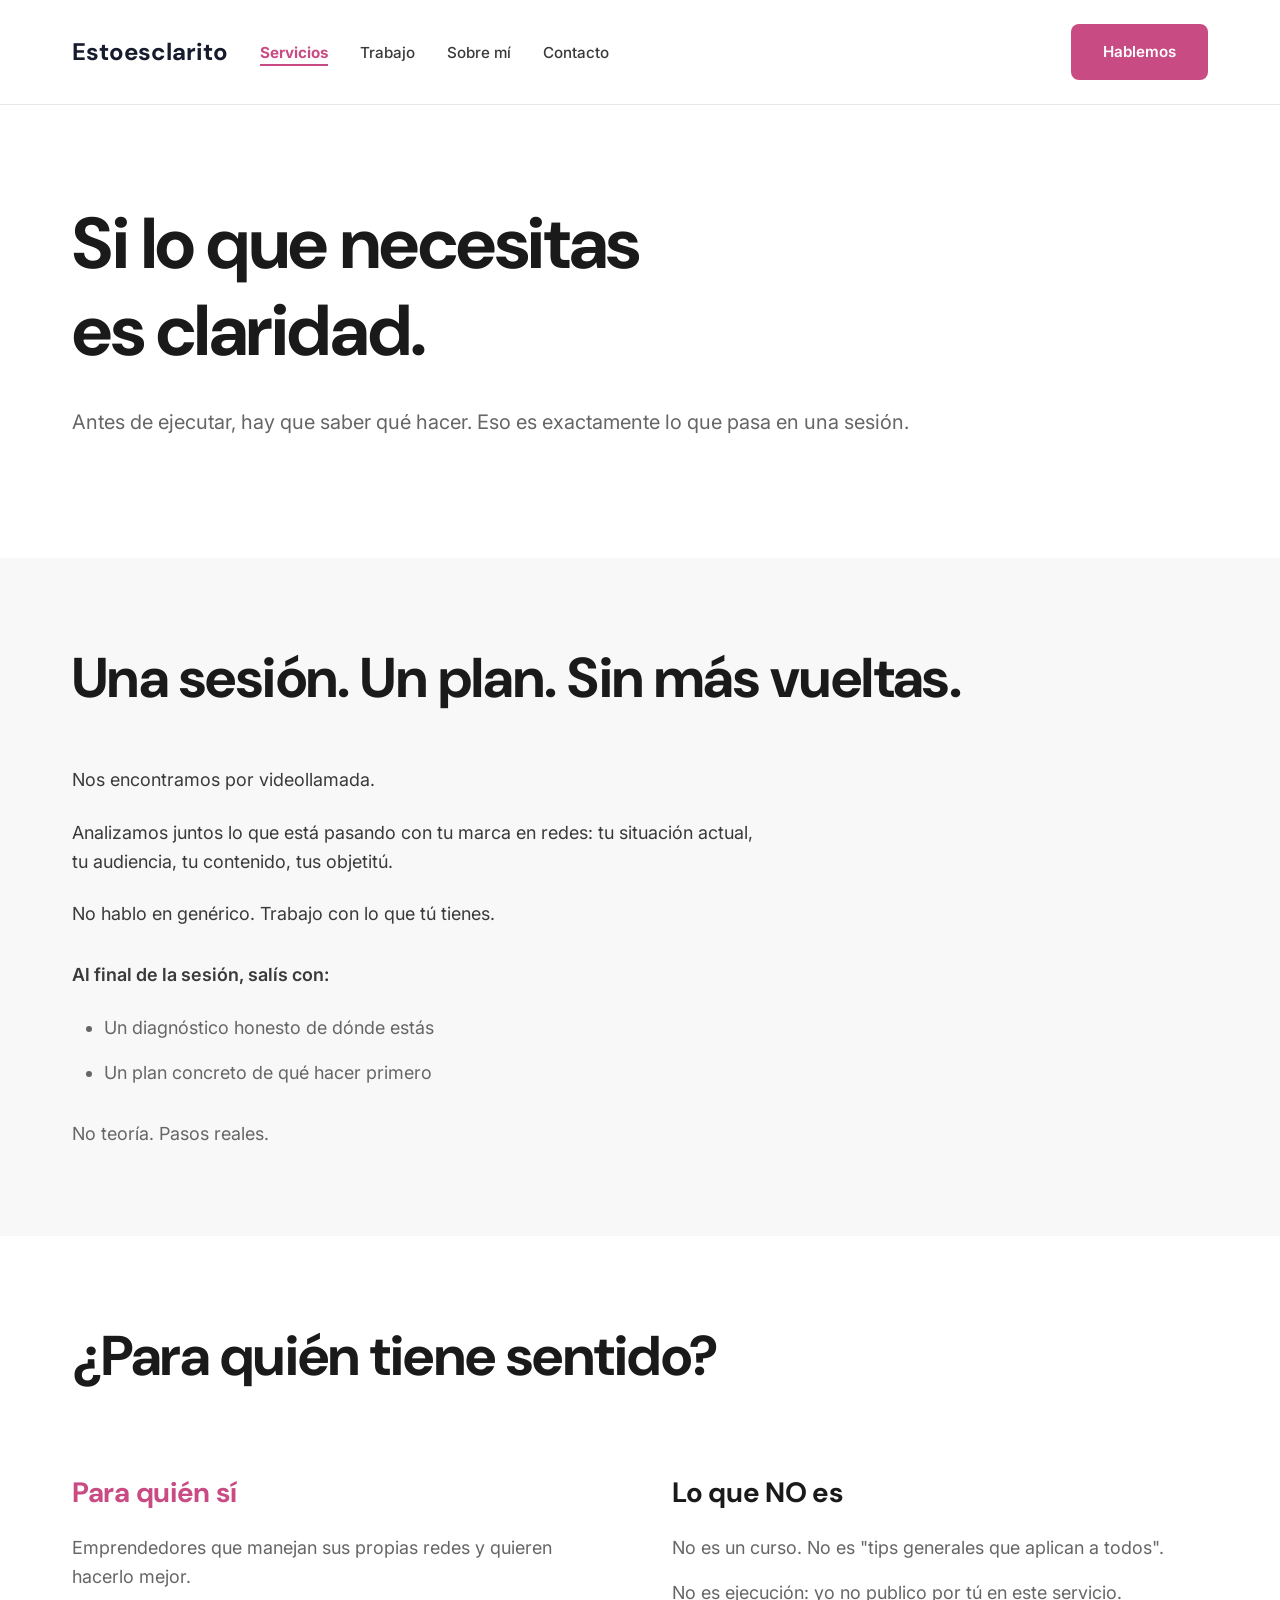
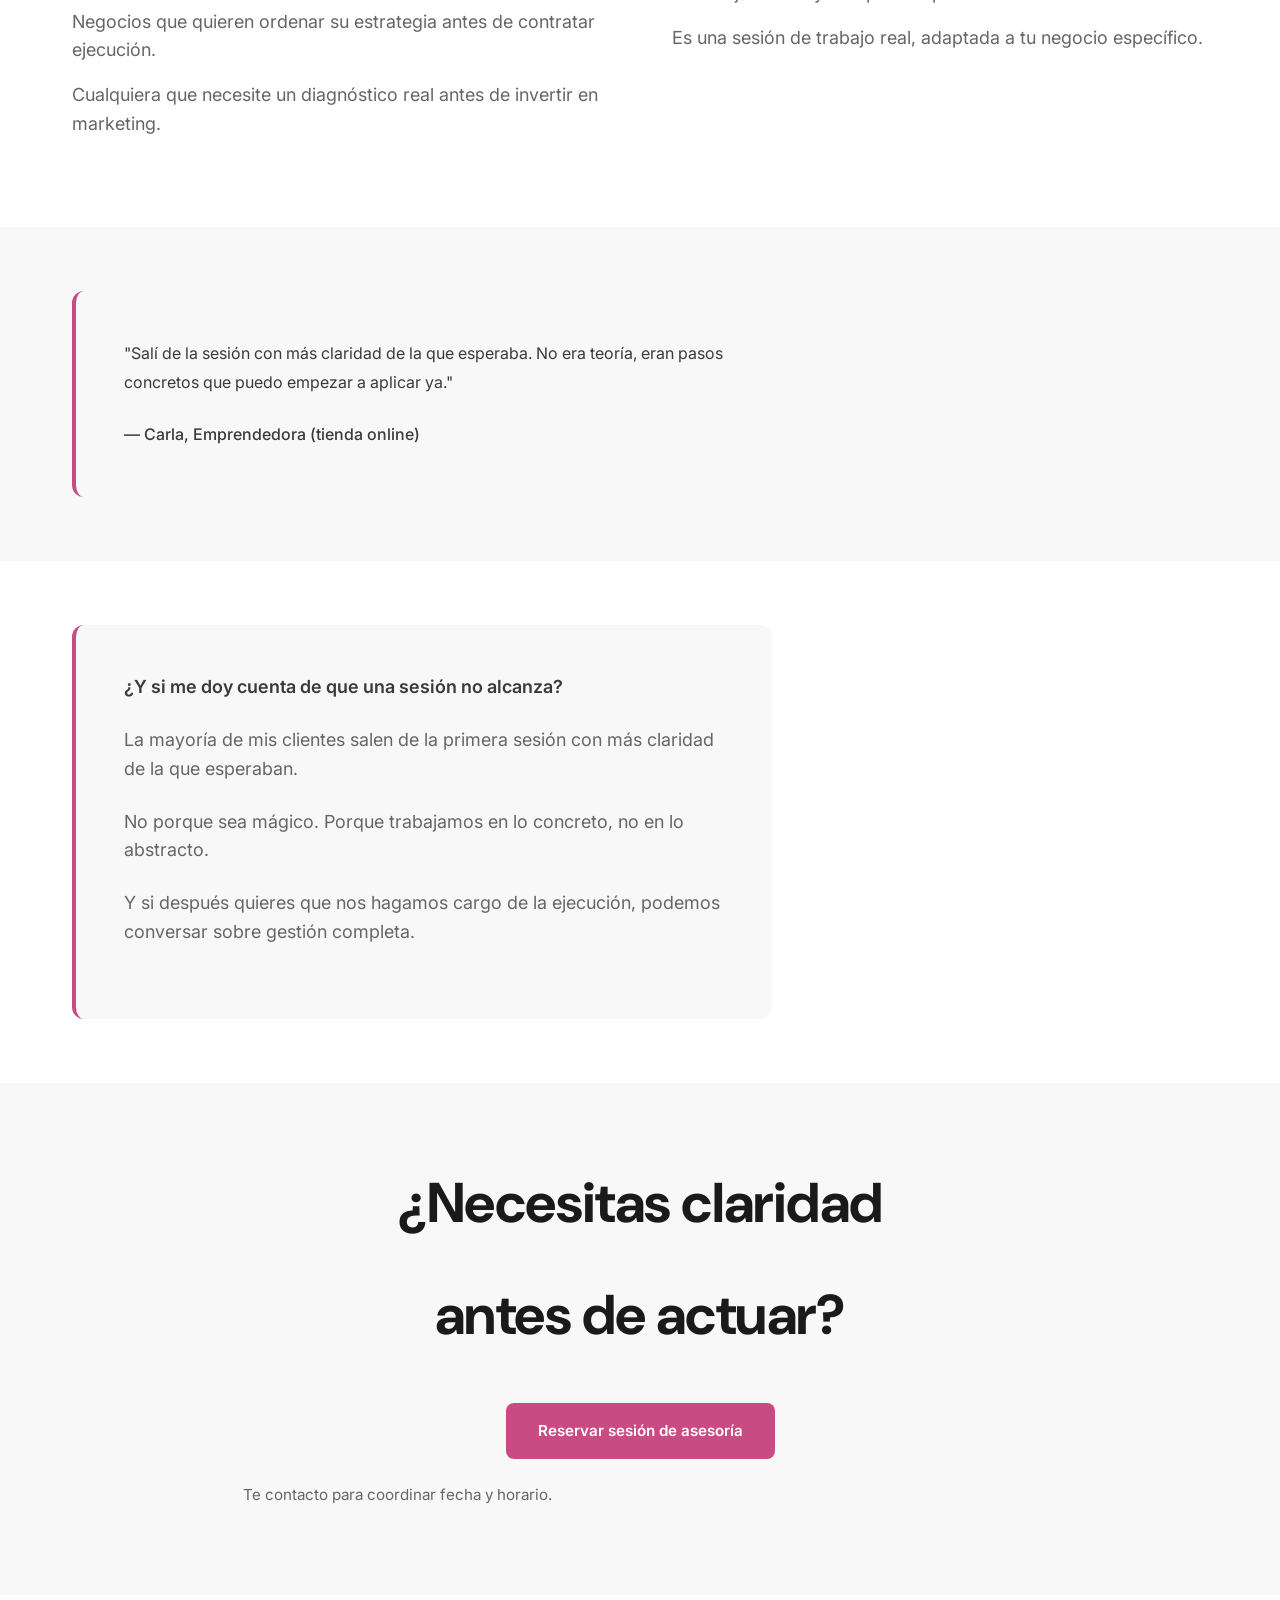
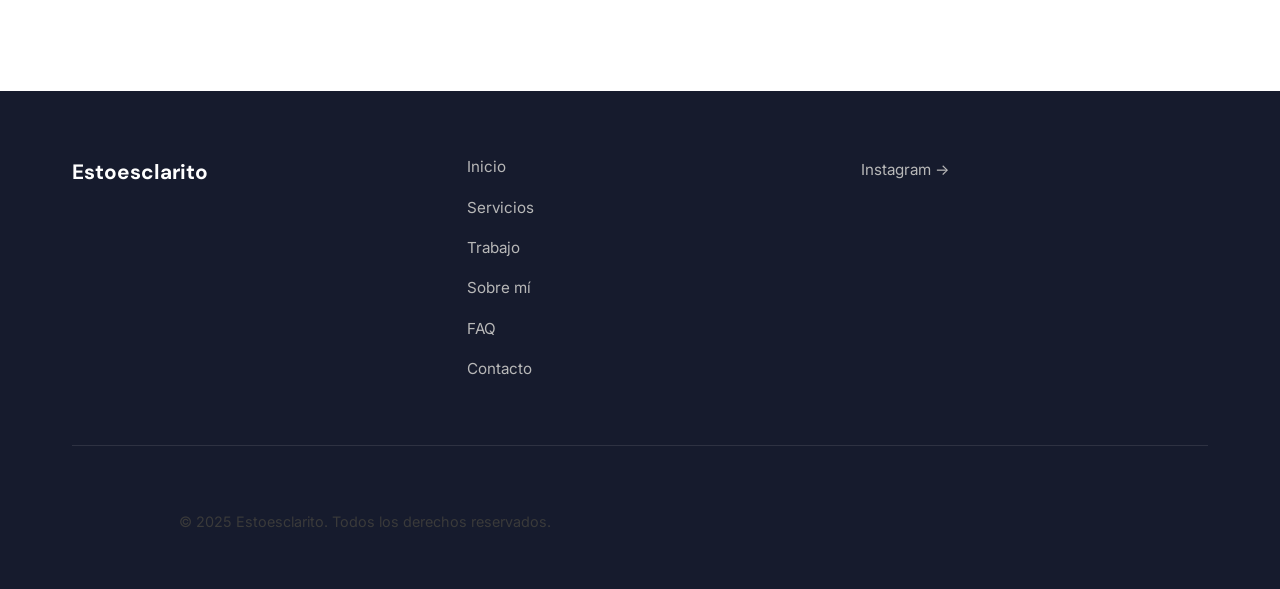
<file: asesoria.html>
<!DOCTYPE html>
<html lang="es">
<head>
    <meta charset="UTF-8">
    <meta name="viewport" content="width=device-width, initial-scale=1.0">
    <meta name="description" content="Asesoría en redes sociales. Sesiones de trabajo para ordenar tu estrategia. Salís con un plan concreto, no con más dudas.">
    <title>Asesoría en redes sociales para negocios | Estoesclarito</title>
    <link rel="stylesheet" href="css/style.css">
    <link href="https://fonts.googleapis.com/css2?family=Inter:wght@400;500;600;700&family=DM+Sans:wght@400;500;600;700&display=swap" rel="stylesheet">
</head>
<body>
    <nav class="navbar">
        <div class="container">
            <div class="navbar-content">
                <a href="index.html" class="logo">Estoesclarito</a>
                <details class="mobile-menu">
                    <summary aria-label="Abrir menú de navegación">☰ Menú</summary>
                    <ul class="nav-links">
                        <li><a href="servicios.html" aria-current="page">Servicios</a></li>
                        <li><a href="trabajo.html">Trabajo</a></li>
                        <li><a href="sobre-mi.html">Sobre mí</a></li>
                        <li><a href="contacto.html">Contacto</a></li>
                    </ul>
                </details>
                <ul class="nav-links">
                    <li><a href="servicios.html" aria-current="page">Servicios</a></li>
                    <li><a href="trabajo.html">Trabajo</a></li>
                    <li><a href="sobre-mi.html">Sobre mí</a></li>
                    <li><a href="contacto.html">Contacto</a></li>
                </ul>
                <a href="contacto.html" class="btn btn-primary">Hablemos</a>
            </div>
        </div>
    </nav>

    <main>
        <!-- HERO -->
        <section class="hero">
            <div class="container">
                <h1>Si lo que necesitas<br>es claridad.</h1>
                <p style="font-size: 1.25rem; color: #666; margin-top: var(--spacing-lg);">Antes de ejecutar, hay que saber qué hacer. Eso es exactamente lo que pasa en una sesión.</p>
            </div>
        </section>

        <!-- QUÉ PASA EN UNA SESIÓN -->
        <section style="background-color: var(--color-bg-light);">
            <div class="container">
                <h2>Una sesión. Un plan. Sin más vueltas.</h2>
                <div style="max-width: 700px;">
                    <p>Nos encontramos por videollamada.</p>
                    <p>Analizamos juntos lo que está pasando con tu marca en redes: tu situación actual, tu audiencia, tu contenido, tus objetitú.</p>
                    <p>No hablo en genérico. Trabajo con lo que tú tienes.</p>
                    <p style="margin-top: var(--spacing-lg); font-weight: 600;">Al final de la sesión, salís con:</p>
                    <ul style="margin-top: var(--spacing-md); margin-left: var(--spacing-lg); color: #666;">
                        <li style="margin-bottom: var(--spacing-sm);">Un diagnóstico honesto de dónde estás</li>
                        <li>Un plan concreto de qué hacer primero</li>
                    </ul>
                    <p style="margin-top: var(--spacing-lg); color: #666;">No teoría. Pasos reales.</p>
                </div>
            </div>
        </section>

        <!-- PARA QUIÉN ES -->
        <section>
            <div class="container">
                <h2>¿Para quién tiene sentido?</h2>
                <div style="display: grid; grid-template-columns: repeat(auto-fit, minmax(300px, 1fr)); gap: var(--spacing-2xl); margin-top: var(--spacing-2xl);">
                    <div>
                        <h3 style="color: var(--color-pink); margin-bottom: var(--spacing-md);">Para quién sí</h3>
                        <p style="color: #666; margin-bottom: var(--spacing-sm);">Emprendedores que manejan sus propias redes y quieren hacerlo mejor.</p>
                        <p style="color: #666; margin-bottom: var(--spacing-sm);">Negocios que quieren ordenar su estrategia antes de contratar ejecución.</p>
                        <p style="color: #666;">Cualquiera que necesite un diagnóstico real antes de invertir en marketing.</p>
                    </div>
                    <div>
                        <h3 style="margin-bottom: var(--spacing-md);">Lo que NO es</h3>
                        <p style="color: #666; margin-bottom: var(--spacing-sm);">No es un curso. No es "tips generales que aplican a todos".</p>
                        <p style="color: #666; margin-bottom: var(--spacing-sm);">No es ejecución: yo no publico por tú en este servicio.</p>
                        <p style="color: #666;">Es una sesión de trabajo real, adaptada a tu negocio específico.</p>
                    </div>
                </div>
            </div>
        </section>

        <!-- TESTIMONIAL -->
        <section style="background-color: var(--color-bg-light);">
            <div class="container">
                <div class="testimonials-grid">
                    <div class="testimonial">
                        <p>"Salí de la sesión con más claridad de la que esperaba. No era teoría, eran pasos concretos que puedo empezar a aplicar ya."</p>
                        <p class="testimonial-author">— Carla, Emprendedora (tienda online)</p>
                    </div>
                </div>
            </div>
        </section>

        <!-- OBJECIÓN RESUELTA -->
        <section>
            <div class="container">
                <div style="padding: var(--spacing-xl); background-color: var(--color-bg-light); border-radius: var(--radius-lg); border-left: 4px solid var(--color-pink); max-width: 700px;">
                    <p style="font-weight: 600; margin-bottom: var(--spacing-md);">¿Y si me doy cuenta de que una sesión no alcanza?</p>
                    <p style="color: #666;">La mayoría de mis clientes salen de la primera sesión con más claridad de la que esperaban.</p>
                    <p style="color: #666; margin-top: var(--spacing-sm);">No porque sea mágico. Porque trabajamos en lo concreto, no en lo abstracto.</p>
                    <p style="color: #666; margin-top: var(--spacing-sm);">Y si después quieres que nos hagamos cargo de la ejecución, podemos conversar sobre gestión completa.</p>
                </div>
            </div>
        </section>

        <!-- CTA FINAL -->
        <section style="text-align: center; background-color: var(--color-bg-light);">
            <div class="container">
                <h2>¿Necesitas claridad<br>antes de actuar?</h2>
                <a href="contacto.html" class="btn btn-primary">Reservar sesión de asesoría</a>
                <p style="margin-top: var(--spacing-md); font-size: 0.95rem; color: #666;">Te contacto para coordinar fecha y horario.</p>
            </div>
        </section>
    </main>

    <footer class="footer">
        <div class="container">
            <div class="footer-content">
                <div class="footer-section">
                    <a href="index.html" class="footer-brand">Estoesclarito</a>
                </div>
                <div class="footer-section">
                    <nav class="footer-links">
                        <a href="index.html">Inicio</a>
                        <a href="servicios.html">Servicios</a>
                        <a href="trabajo.html">Trabajo</a>
                        <a href="sobre-mi.html">Sobre mí</a>
                        <a href="faq.html">FAQ</a>
                        <a href="contacto.html">Contacto</a>
                    </nav>
                </div>
                <div class="footer-section">
                    <a href="https://instagram.com/estoesclarito" class="footer-link">Instagram →</a>
                </div>
            </div>
            <div class="footer-bottom">
                <p>© 2025 Estoesclarito. Todos los derechos reservados.</p>
            </div>
        </div>
    </footer>

    <script src="js/main.js"></script>
</body>
</html>
</file>
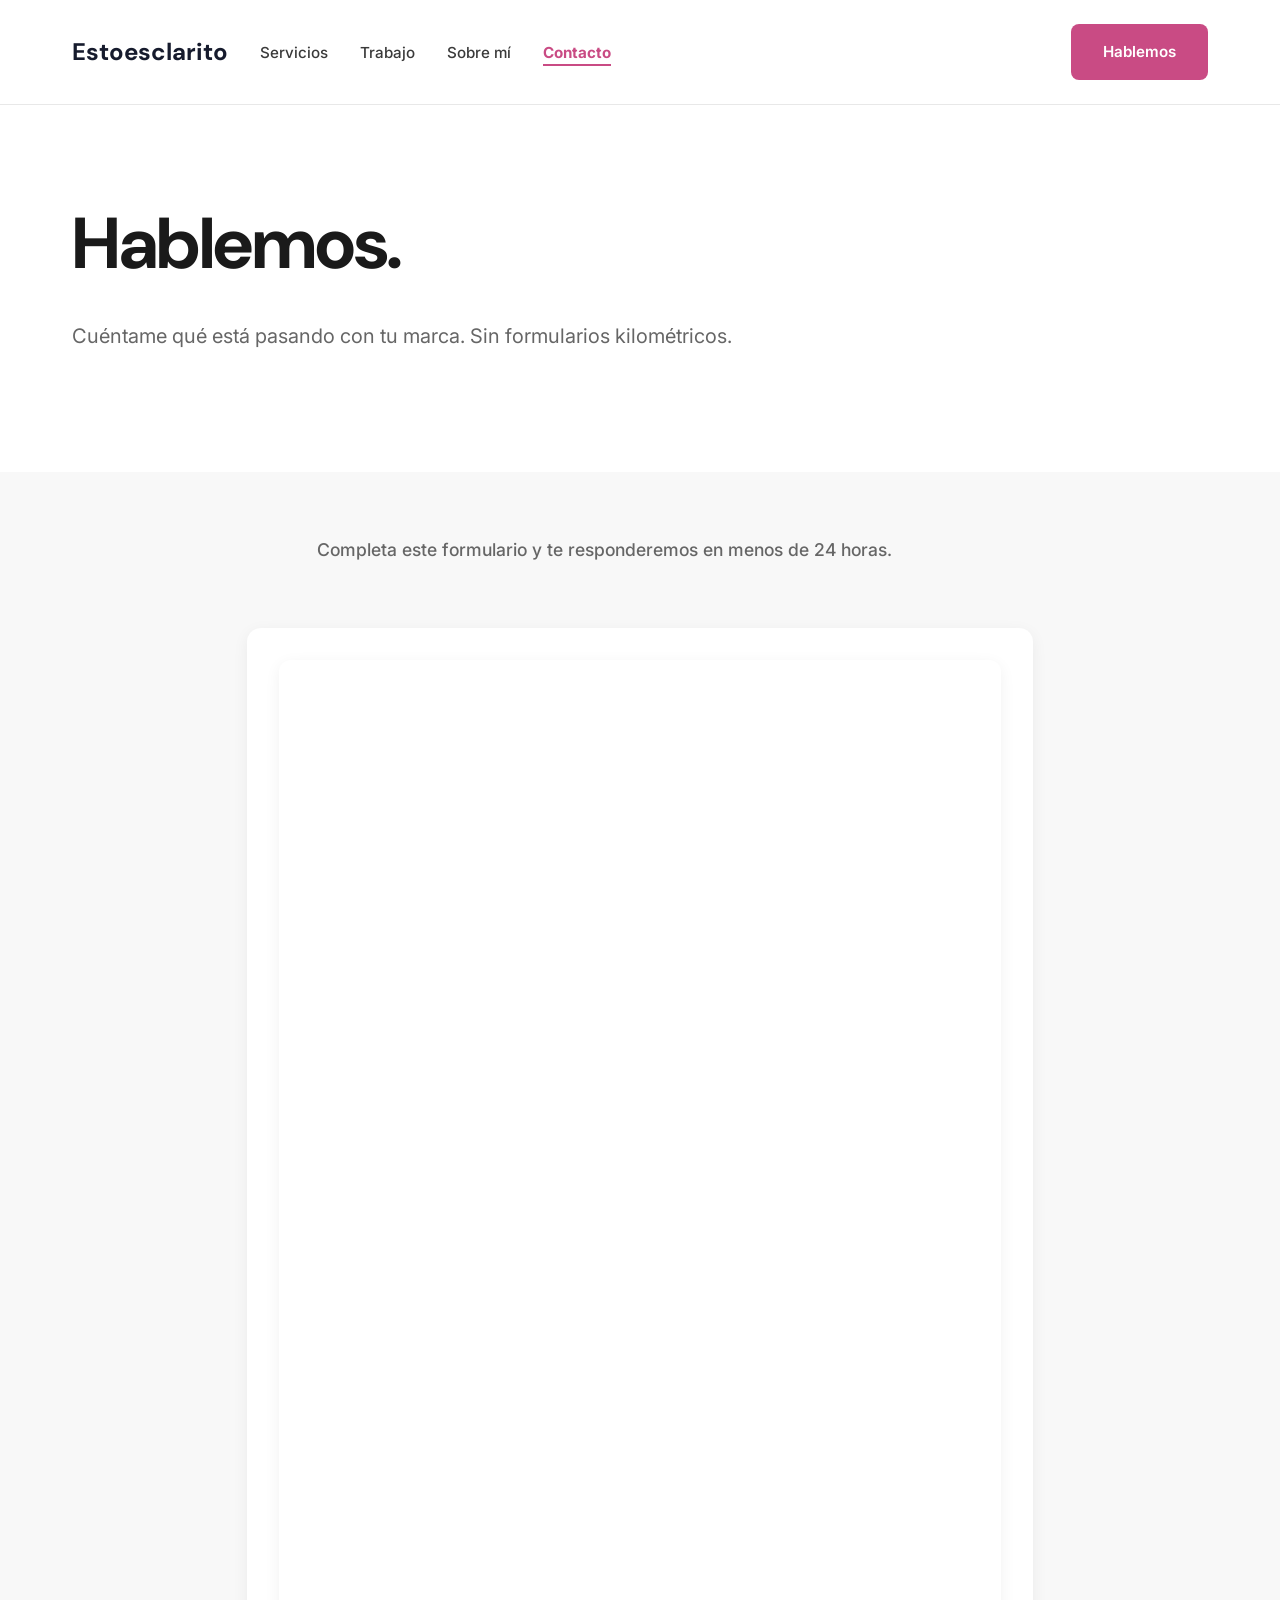
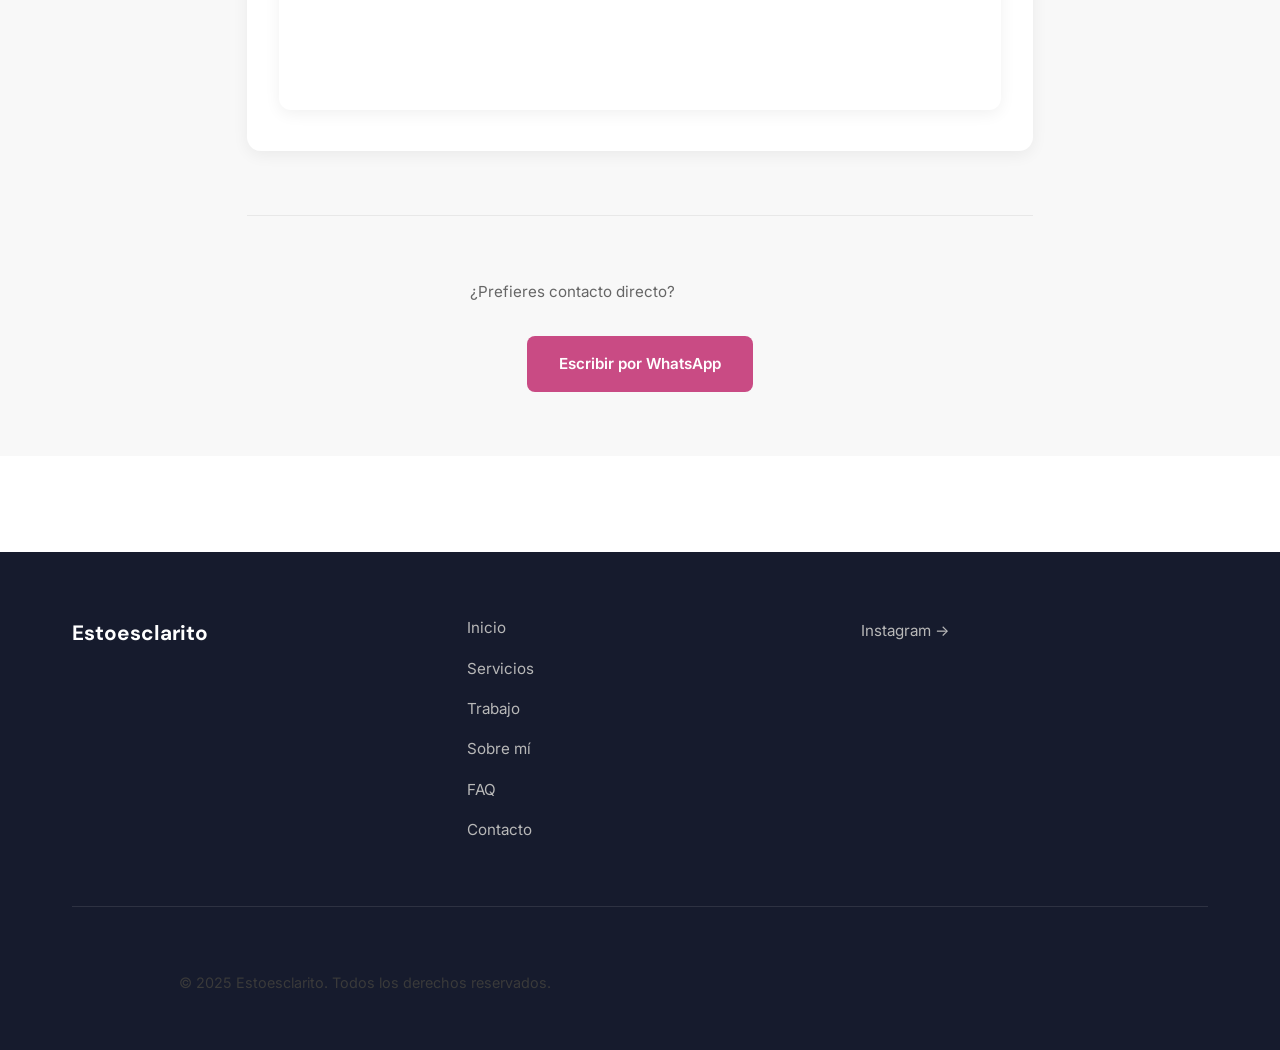
<file: contacto.html>
<!DOCTYPE html>
<html lang="es">
<head>
    <meta charset="UTF-8">
    <meta name="viewport" content="width=device-width, initial-scale=1.0">
    <meta name="description" content="Contacto con Estoesclarito. Completa el formulario o escribe por WhatsApp. Respondemos en menos de 24 horas.">
    <title>Contacto | Hablemos — Estoesclarito</title>
    <link rel="stylesheet" href="css/style.css">
    <link href="https://fonts.googleapis.com/css2?family=Inter:wght@400;500;600;700&family=DM+Sans:wght@400;500;600;700&display=swap" rel="stylesheet">
</head>
<body>
    <nav class="navbar">
        <div class="container">
            <div class="navbar-content">
                <a href="index.html" class="logo">Estoesclarito</a>
                <details class="mobile-menu">
                    <summary aria-label="Abrir menú de navegación">☰ Menú</summary>
                    <ul class="nav-links">
                        <li><a href="servicios.html">Servicios</a></li>
                        <li><a href="trabajo.html">Trabajo</a></li>
                        <li><a href="sobre-mi.html">Sobre mí</a></li>
                        <li><a href="contacto.html" aria-current="page">Contacto</a></li>
                    </ul>
                </details>
                <ul class="nav-links">
                    <li><a href="servicios.html">Servicios</a></li>
                    <li><a href="trabajo.html">Trabajo</a></li>
                    <li><a href="sobre-mi.html">Sobre mí</a></li>
                    <li><a href="contacto.html" aria-current="page">Contacto</a></li>
                </ul>
                <a href="contacto.html" class="btn btn-primary">Hablemos</a>
            </div>
        </div>
    </nav>

    <main>
        <!-- HERO -->
        <section class="hero">
            <div class="container">
                <h1>Hablemos.</h1>
                <p style="font-size: 1.25rem; color: #666;">Cuéntame qué está pasando con tu marca. Sin formularios kilométricos.</p>
            </div>
        </section>

        <!-- GOOGLE FORM EMBED -->
        <section style="background-color: var(--color-bg-light);">
            <div class="container" style="max-width: 850px;">
                <div style="text-align: center; margin-bottom: var(--spacing-2xl);">
                    <p style="color: #666; font-size: 1.1rem; font-weight: 500;">Completa este formulario y te responderemos en menos de 24 horas.</p>
                </div>
                <div style="background-color: white; padding: var(--spacing-lg); border-radius: 14px; box-shadow: 0 4px 16px rgba(0, 0, 0, 0.06);">
                    <iframe src="https://docs.google.com/forms/d/e/1FAIpQLSdI13yqWn1RkbJePuVdifEuO7lZ5V1YWTKvLtINAUwJ1eRAgA/viewform?embedded=true" width="100%" height="1050" frameborder="0" marginheight="0" marginwidth="0" style="max-width: 100%; border: none;">Cargando…</iframe>
                </div>

                <div style="text-align: center; margin-top: var(--spacing-2xl); padding-top: var(--spacing-2xl); border-top: 1px solid var(--color-border);">
                    <p style="font-size: 0.95rem; color: var(--color-text-light); margin-bottom: var(--spacing-lg);">¿Prefieres contacto directo?</p>
                    <a href="https://wa.me/5491171291169?text=Hola%2C%20vi%20tu%20sitio%20web%20y%20me%20interesa%20saber%20m%C3%A1s" class="btn btn-primary" target="_blank">Escribir por WhatsApp</a>
                </div>
            </div>
        </section>
    </main>

    <footer class="footer">
        <div class="container">
            <div class="footer-content">
                <div class="footer-section">
                    <a href="index.html" class="footer-brand">Estoesclarito</a>
                </div>
                <div class="footer-section">
                    <nav class="footer-links">
                        <a href="index.html">Inicio</a>
                        <a href="servicios.html">Servicios</a>
                        <a href="trabajo.html">Trabajo</a>
                        <a href="sobre-mi.html">Sobre mí</a>
                        <a href="faq.html">FAQ</a>
                        <a href="contacto.html">Contacto</a>
                    </nav>
                </div>
                <div class="footer-section">
                    <a href="https://instagram.com/estoesclarito" class="footer-link">Instagram →</a>
                </div>
            </div>
            <div class="footer-bottom">
                <p>© 2025 Estoesclarito. Todos los derechos reservados.</p>
            </div>
        </div>
    </footer>

    <script src="js/main.js"></script>
</body>
</html>
</file>
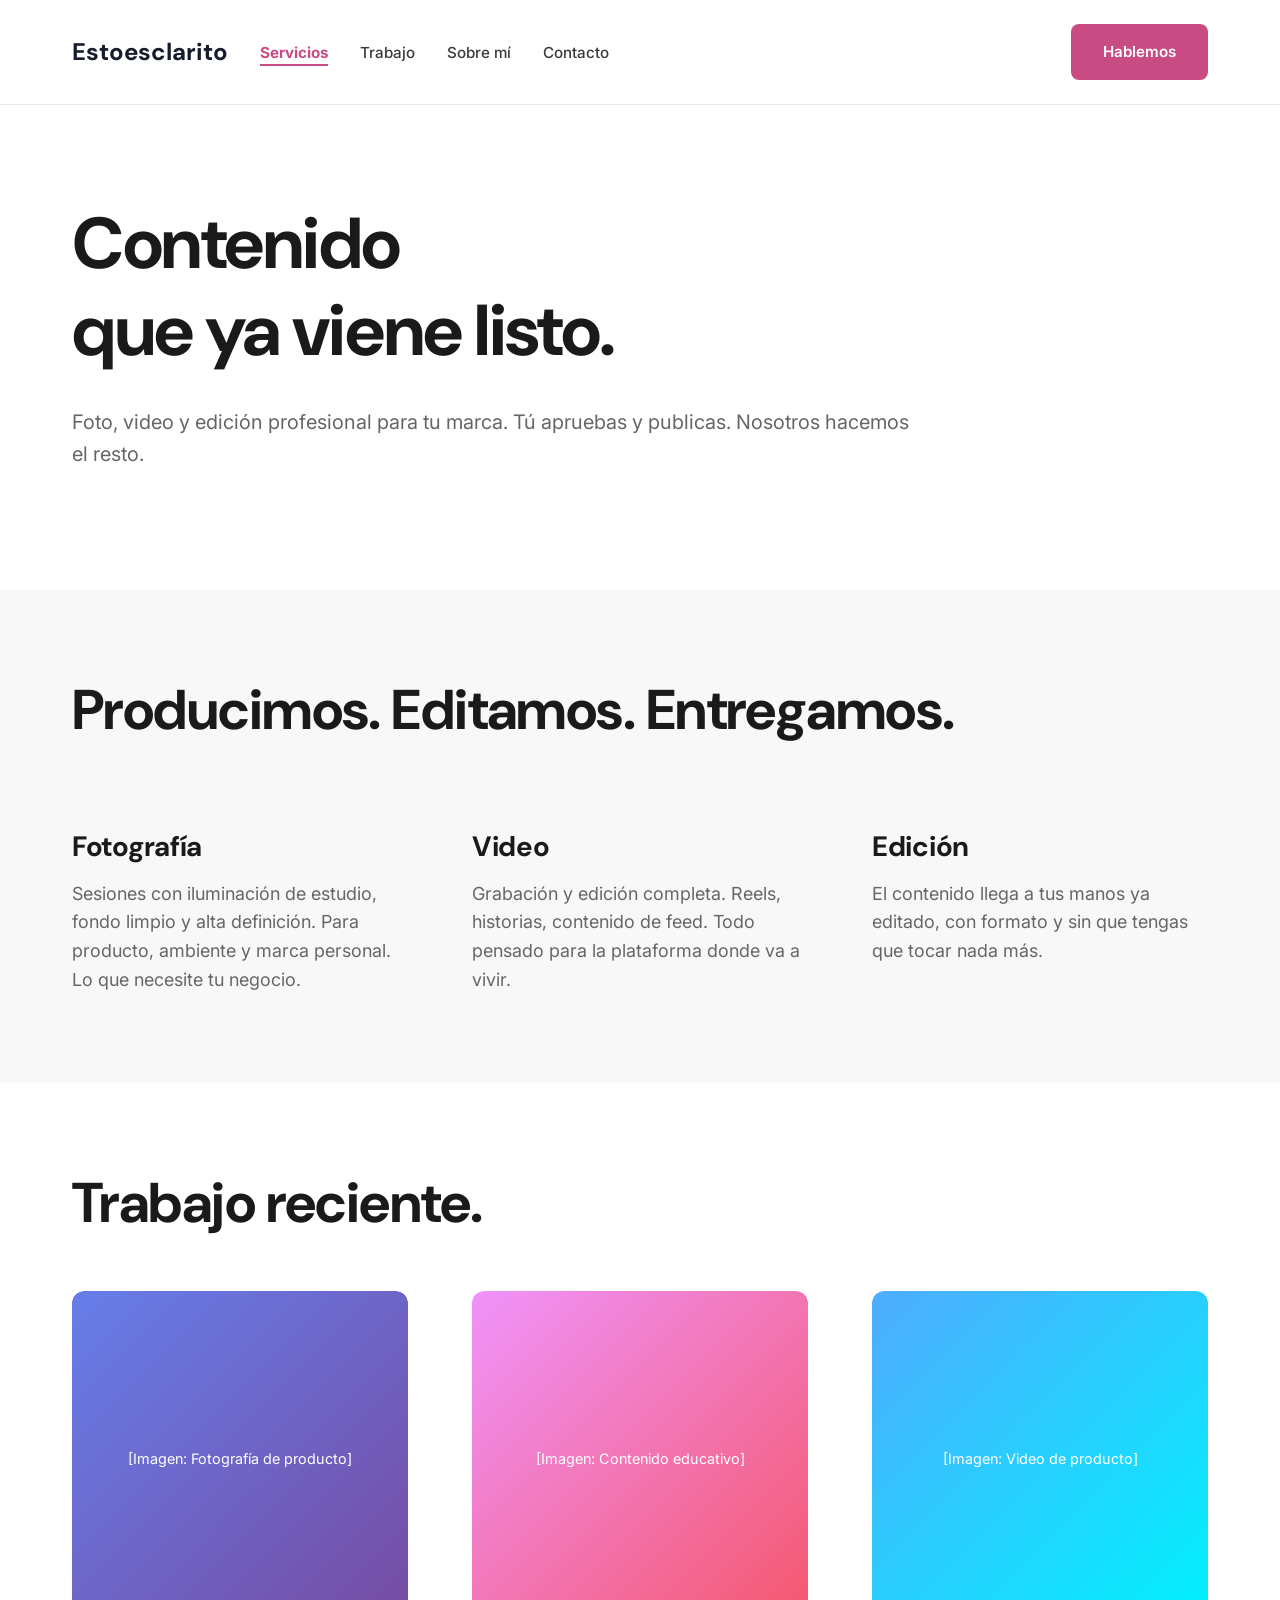
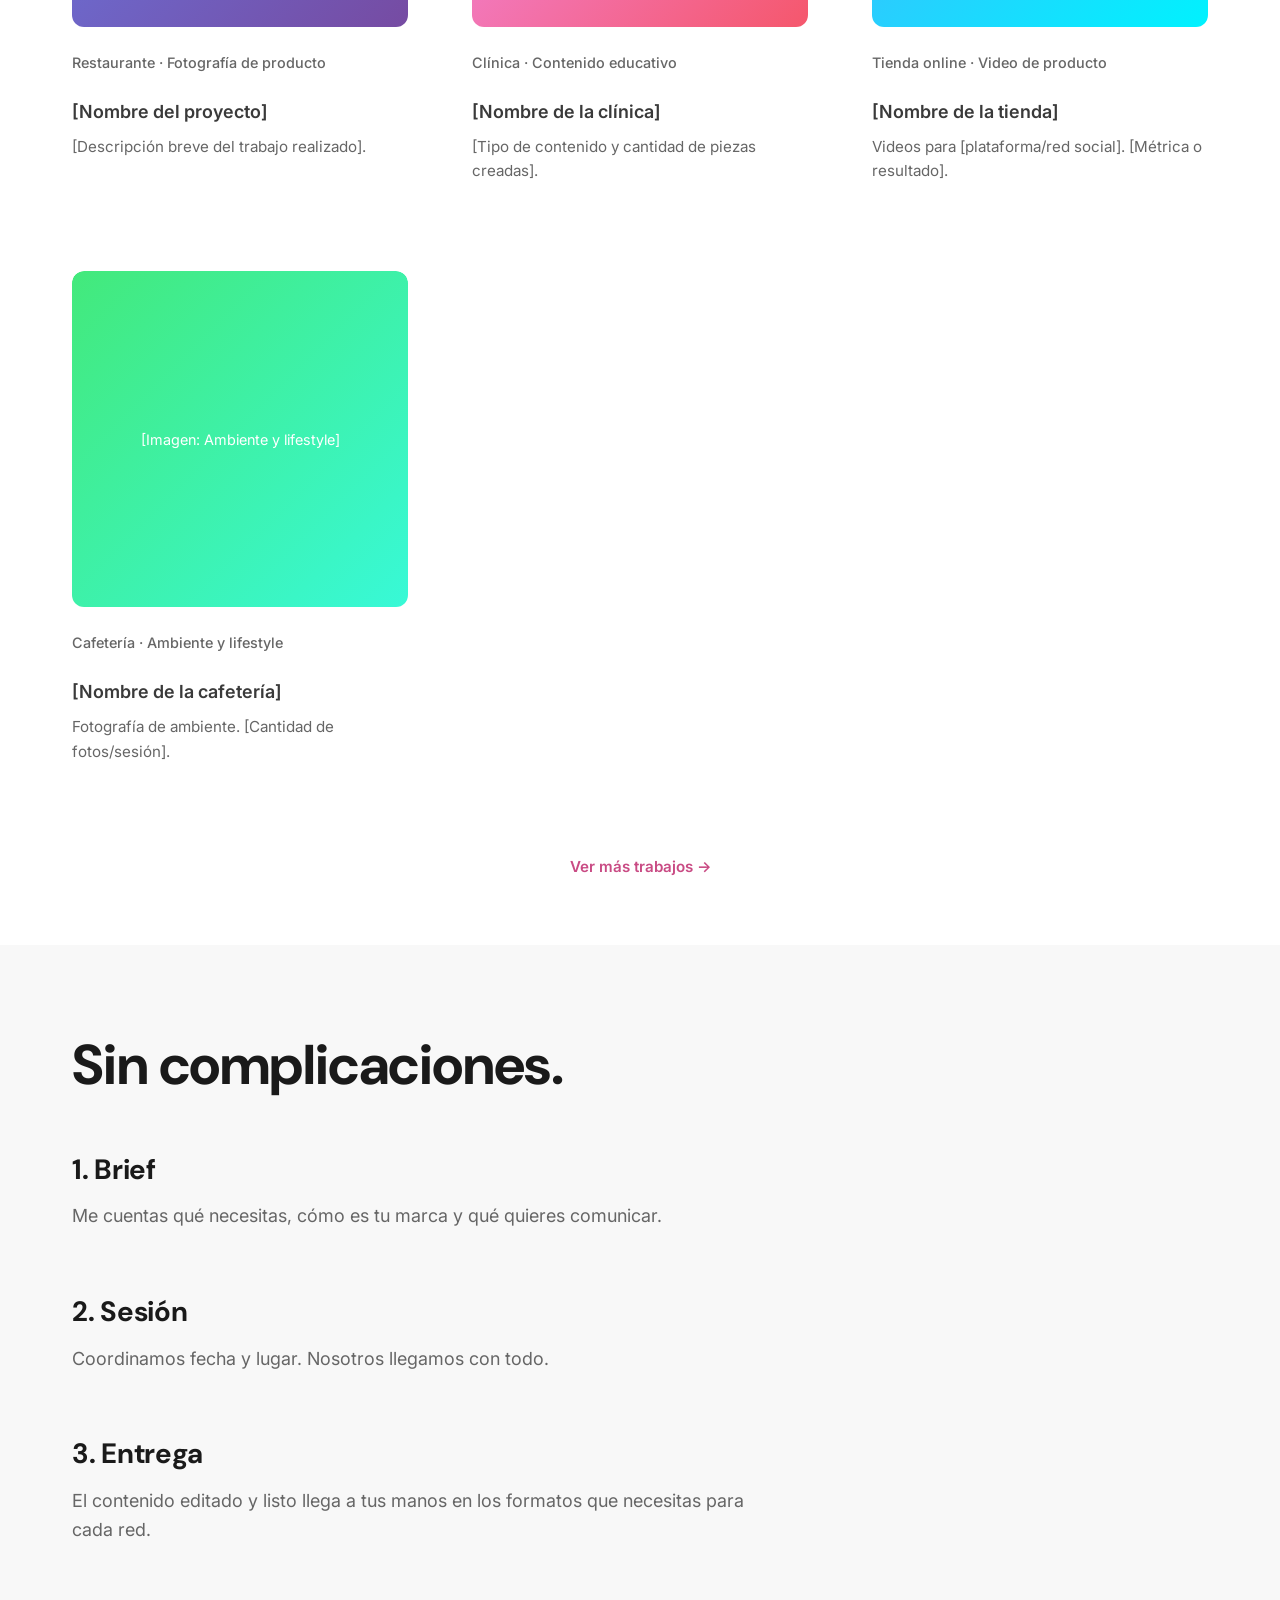
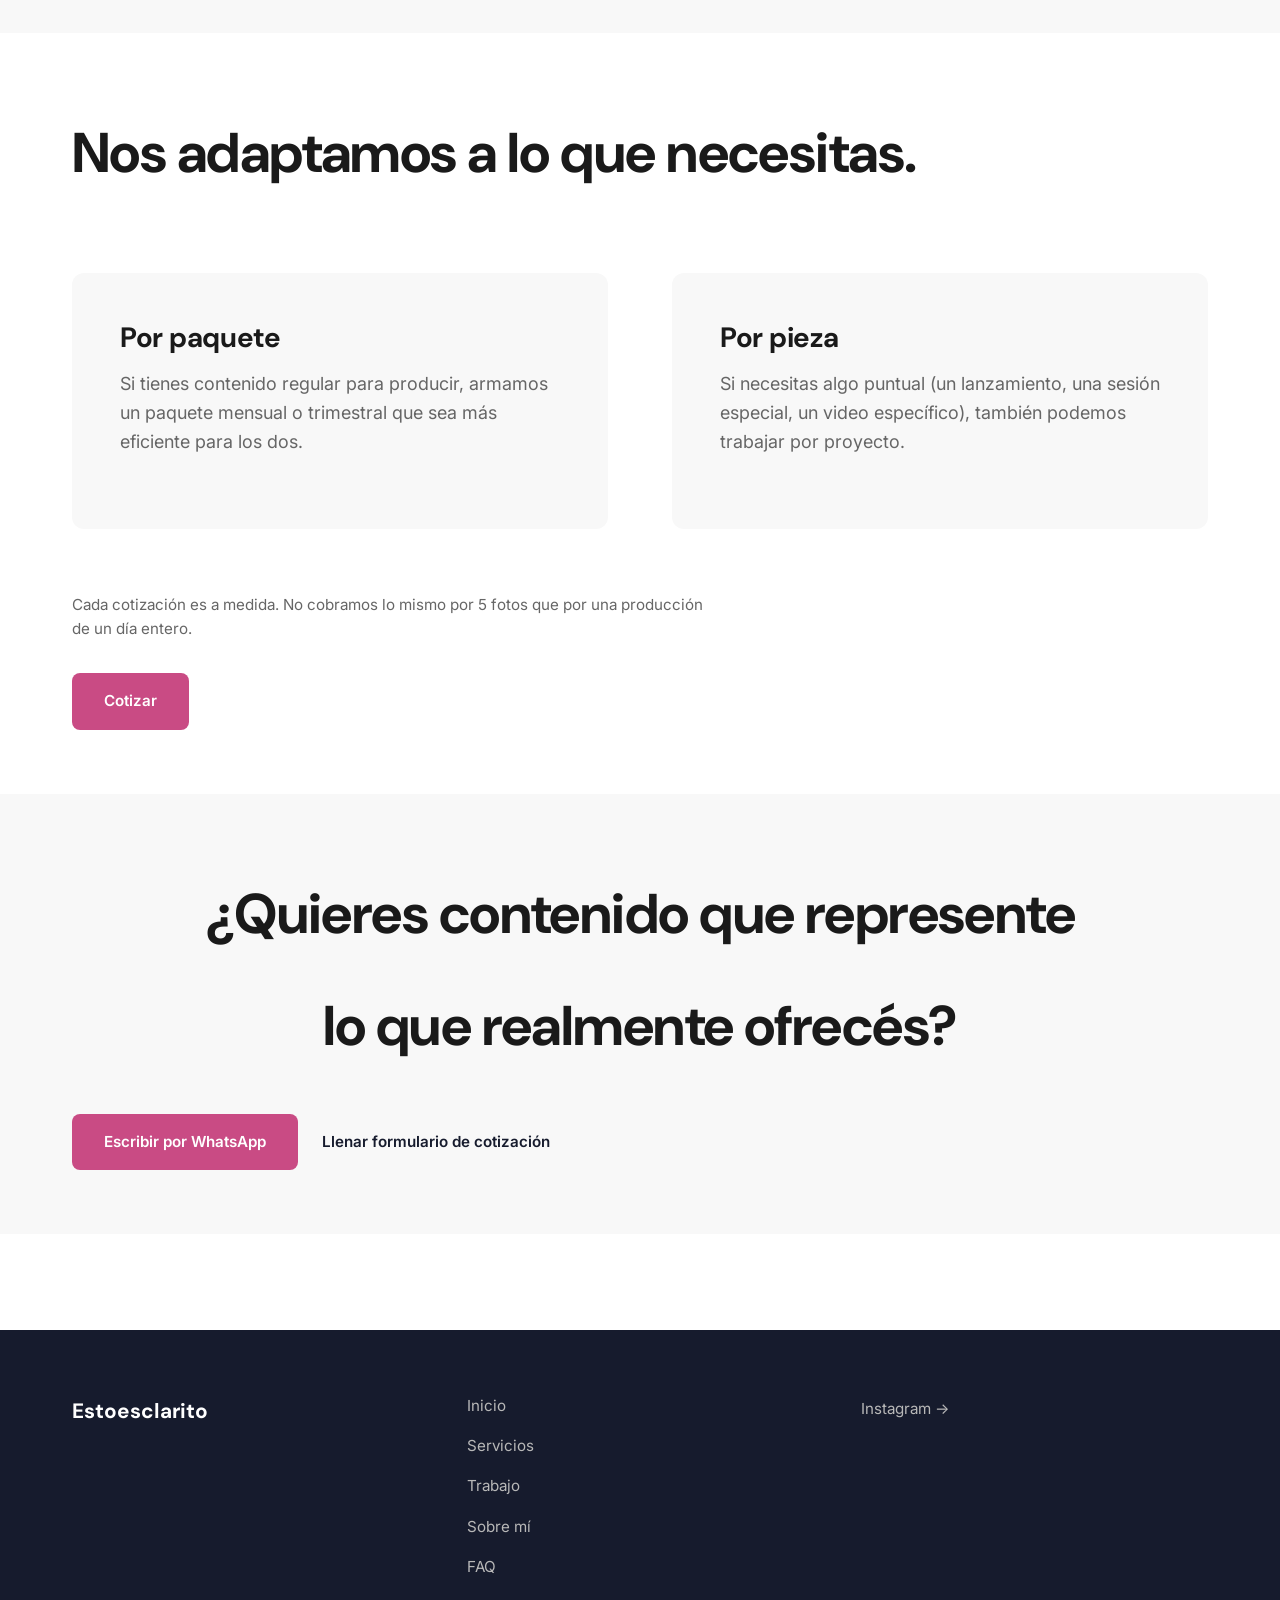
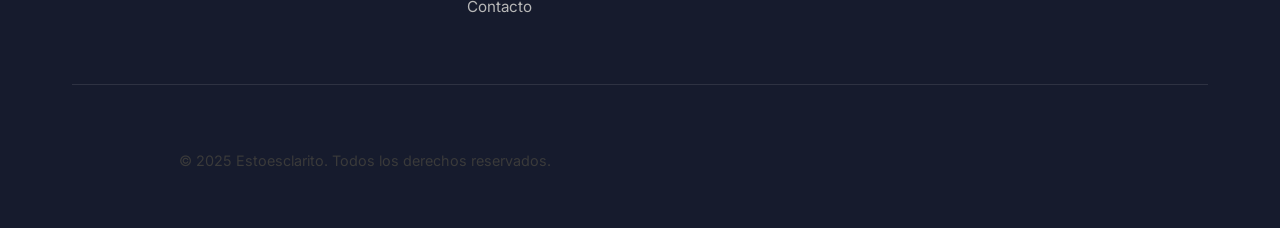
<file: creacion-de-contenido.html>
<!DOCTYPE html>
<html lang="es">
<head>
    <meta charset="UTF-8">
    <meta name="viewport" content="width=device-width, initial-scale=1.0">
    <meta name="description" content="Creación de contenido profesional para redes: fotografía, video y edición. El contenido llega listo para publicar. Por paquete o por pieza.">
    <title>Creación de contenido para redes sociales | Estoesclarito</title>
    <link rel="stylesheet" href="css/style.css">
    <link href="https://fonts.googleapis.com/css2?family=Inter:wght@400;500;600;700&family=DM+Sans:wght@400;500;600;700&display=swap" rel="stylesheet">
</head>
<body>
    <nav class="navbar">
        <div class="container">
            <div class="navbar-content">
                <a href="index.html" class="logo">Estoesclarito</a>
                <details class="mobile-menu">
                    <summary aria-label="Abrir menú de navegación">☰ Menú</summary>
                    <ul class="nav-links">
                        <li><a href="servicios.html" aria-current="page">Servicios</a></li>
                        <li><a href="trabajo.html">Trabajo</a></li>
                        <li><a href="sobre-mi.html">Sobre mí</a></li>
                        <li><a href="contacto.html">Contacto</a></li>
                    </ul>
                </details>
                <ul class="nav-links">
                    <li><a href="servicios.html" aria-current="page">Servicios</a></li>
                    <li><a href="trabajo.html">Trabajo</a></li>
                    <li><a href="sobre-mi.html">Sobre mí</a></li>
                    <li><a href="contacto.html">Contacto</a></li>
                </ul>
                <a href="contacto.html" class="btn btn-primary">Hablemos</a>
            </div>
        </div>
    </nav>

    <main>
        <!-- HERO -->
        <section class="hero">
            <div class="container">
                <h1>Contenido<br>que ya viene listo.</h1>
                <p style="font-size: 1.25rem; color: #666; margin-top: var(--spacing-lg);">Foto, video y edición profesional para tu marca. Tú apruebas y publicas. Nosotros hacemos el resto.</p>
            </div>
        </section>

        <!-- QUÉ HACEMOS -->
        <section style="background-color: var(--color-bg-light);">
            <div class="container">
                <h2>Producimos. Editamos. Entregamos.</h2>
                <div style="display: grid; grid-template-columns: repeat(auto-fit, minmax(280px, 1fr)); gap: var(--spacing-2xl); margin-top: var(--spacing-2xl);">
                    <div>
                        <h3>Fotografía</h3>
                        <p style="color: #666;">Sesiones con iluminación de estudio, fondo limpio y alta definición. Para producto, ambiente y marca personal. Lo que necesite tu negocio.</p>
                    </div>
                    <div>
                        <h3>Video</h3>
                        <p style="color: #666;">Grabación y edición completa. Reels, historias, contenido de feed. Todo pensado para la plataforma donde va a vivir.</p>
                    </div>
                    <div>
                        <h3>Edición</h3>
                        <p style="color: #666;">El contenido llega a tus manos ya editado, con formato y sin que tengas que tocar nada más.</p>
                    </div>
                </div>
            </div>
        </section>

        <!-- GALERÍA DE TRABAJO -->
        <section>
            <div class="container">
                <h2>Trabajo reciente.</h2>
                <div class="work-grid">
                    <div class="work-item">
                        <div class="work-image" style="background: linear-gradient(135deg, #667eea 0%, #764ba2 100%); display: flex; align-items: center; justify-content: center; color: white; font-size: 0.9rem; text-align: center; padding: 2rem;">[Imagen: Fotografía de producto]</div>
                        <p class="work-tag">Restaurante · Fotografía de producto</p>
                        <p style="font-weight: 600; margin-bottom: 0.5rem;">[Nombre del proyecto]</p>
                        <p style="font-size: 0.95rem; color: #666;">[Descripción breve del trabajo realizado].</p>
                    </div>
                    <div class="work-item">
                        <div class="work-image" style="background: linear-gradient(135deg, #f093fb 0%, #f5576c 100%); display: flex; align-items: center; justify-content: center; color: white; font-size: 0.9rem; text-align: center; padding: 2rem;">[Imagen: Contenido educativo]</div>
                        <p class="work-tag">Clínica · Contenido educativo</p>
                        <p style="font-weight: 600; margin-bottom: 0.5rem;">[Nombre de la clínica]</p>
                        <p style="font-size: 0.95rem; color: #666;">[Tipo de contenido y cantidad de piezas creadas].</p>
                    </div>
                    <div class="work-item">
                        <div class="work-image" style="background: linear-gradient(135deg, #4facfe 0%, #00f2fe 100%); display: flex; align-items: center; justify-content: center; color: white; font-size: 0.9rem; text-align: center; padding: 2rem;">[Imagen: Video de producto]</div>
                        <p class="work-tag">Tienda online · Video de producto</p>
                        <p style="font-weight: 600; margin-bottom: 0.5rem;">[Nombre de la tienda]</p>
                        <p style="font-size: 0.95rem; color: #666;">Videos para [plataforma/red social]. [Métrica o resultado].</p>
                    </div>
                    <div class="work-item">
                        <div class="work-image" style="background: linear-gradient(135deg, #43e97b 0%, #38f9d7 100%); display: flex; align-items: center; justify-content: center; color: white; font-size: 0.9rem; text-align: center; padding: 2rem;">[Imagen: Ambiente y lifestyle]</div>
                        <p class="work-tag">Cafetería · Ambiente y lifestyle</p>
                        <p style="font-weight: 600; margin-bottom: 0.5rem;">[Nombre de la cafetería]</p>
                        <p style="font-size: 0.95rem; color: #666;">Fotografía de ambiente. [Cantidad de fotos/sesión].</p>
                    </div>
                </div>
                <div style="text-align: center; margin-top: var(--spacing-2xl);">
                    <a href="trabajo.html" class="link-arrow link-pink">Ver más trabajos →</a>
                </div>
            </div>
        </section>

        <!-- PROCESO -->
        <section style="background-color: var(--color-bg-light);">
            <div class="container">
                <h2>Sin complicaciones.</h2>
                <div style="max-width: 700px;">
                    <div style="margin-bottom: var(--spacing-2xl);">
                        <h3 style="margin-bottom: var(--spacing-sm);">1. Brief</h3>
                        <p style="color: #666;">Me cuentas qué necesitas, cómo es tu marca y qué quieres comunicar.</p>
                    </div>
                    <div style="margin-bottom: var(--spacing-2xl);">
                        <h3 style="margin-bottom: var(--spacing-sm);">2. Sesión</h3>
                        <p style="color: #666;">Coordinamos fecha y lugar. Nosotros llegamos con todo.</p>
                    </div>
                    <div>
                        <h3 style="margin-bottom: var(--spacing-sm);">3. Entrega</h3>
                        <p style="color: #666;">El contenido editado y listo llega a tus manos en los formatos que necesitas para cada red.</p>
                    </div>
                </div>
            </div>
        </section>

        <!-- MODALIDADES -->
        <section>
            <div class="container">
                <h2>Nos adaptamos a lo que necesitas.</h2>
                <div style="display: grid; grid-template-columns: repeat(auto-fit, minmax(300px, 1fr)); gap: var(--spacing-2xl); margin-top: var(--spacing-2xl); margin-bottom: var(--spacing-2xl);">
                    <div style="padding: var(--spacing-xl); background-color: var(--color-bg-light); border-radius: var(--radius-lg);">
                        <h3>Por paquete</h3>
                        <p style="color: #666;">Si tienes contenido regular para producir, armamos un paquete mensual o trimestral que sea más eficiente para los dos.</p>
                    </div>
                    <div style="padding: var(--spacing-xl); background-color: var(--color-bg-light); border-radius: var(--radius-lg);">
                        <h3>Por pieza</h3>
                        <p style="color: #666;">Si necesitas algo puntual (un lanzamiento, una sesión especial, un video específico), también podemos trabajar por proyecto.</p>
                    </div>
                </div>
                <p style="color: #666; font-size: 0.95rem; margin-bottom: var(--spacing-lg);">Cada cotización es a medida. No cobramos lo mismo por 5 fotos que por una producción de un día entero.</p>
                <a href="contacto.html" class="btn btn-primary">Cotizar</a>
            </div>
        </section>

        <!-- CTA FINAL -->
        <section style="text-align: center; background-color: var(--color-bg-light);">
            <div class="container">
                <h2>¿Quieres contenido que represente<br>lo que realmente ofrecés?</h2>
                <div class="cta-group">
                    <a href="https://wa.me/5491171291169?text=Hola%2C%20vi%20tu%20sitio%20web%20y%20me%20interesa%20saber%20m%C3%A1s" class="btn btn-primary" target="_blank">Escribir por WhatsApp</a>
                    <a href="contacto.html" class="link-arrow">Llenar formulario de cotización</a>
                </div>
            </div>
        </section>
    </main>

    <footer class="footer">
        <div class="container">
            <div class="footer-content">
                <div class="footer-section">
                    <a href="index.html" class="footer-brand">Estoesclarito</a>
                </div>
                <div class="footer-section">
                    <nav class="footer-links">
                        <a href="index.html">Inicio</a>
                        <a href="servicios.html">Servicios</a>
                        <a href="trabajo.html">Trabajo</a>
                        <a href="sobre-mi.html">Sobre mí</a>
                        <a href="faq.html">FAQ</a>
                        <a href="contacto.html">Contacto</a>
                    </nav>
                </div>
                <div class="footer-section">
                    <a href="https://instagram.com/estoesclarito" class="footer-link">Instagram →</a>
                </div>
            </div>
            <div class="footer-bottom">
                <p>© 2025 Estoesclarito. Todos los derechos reservados.</p>
            </div>
        </div>
    </footer>

    <script src="js/main.js"></script>
</body>
</html>
</file>
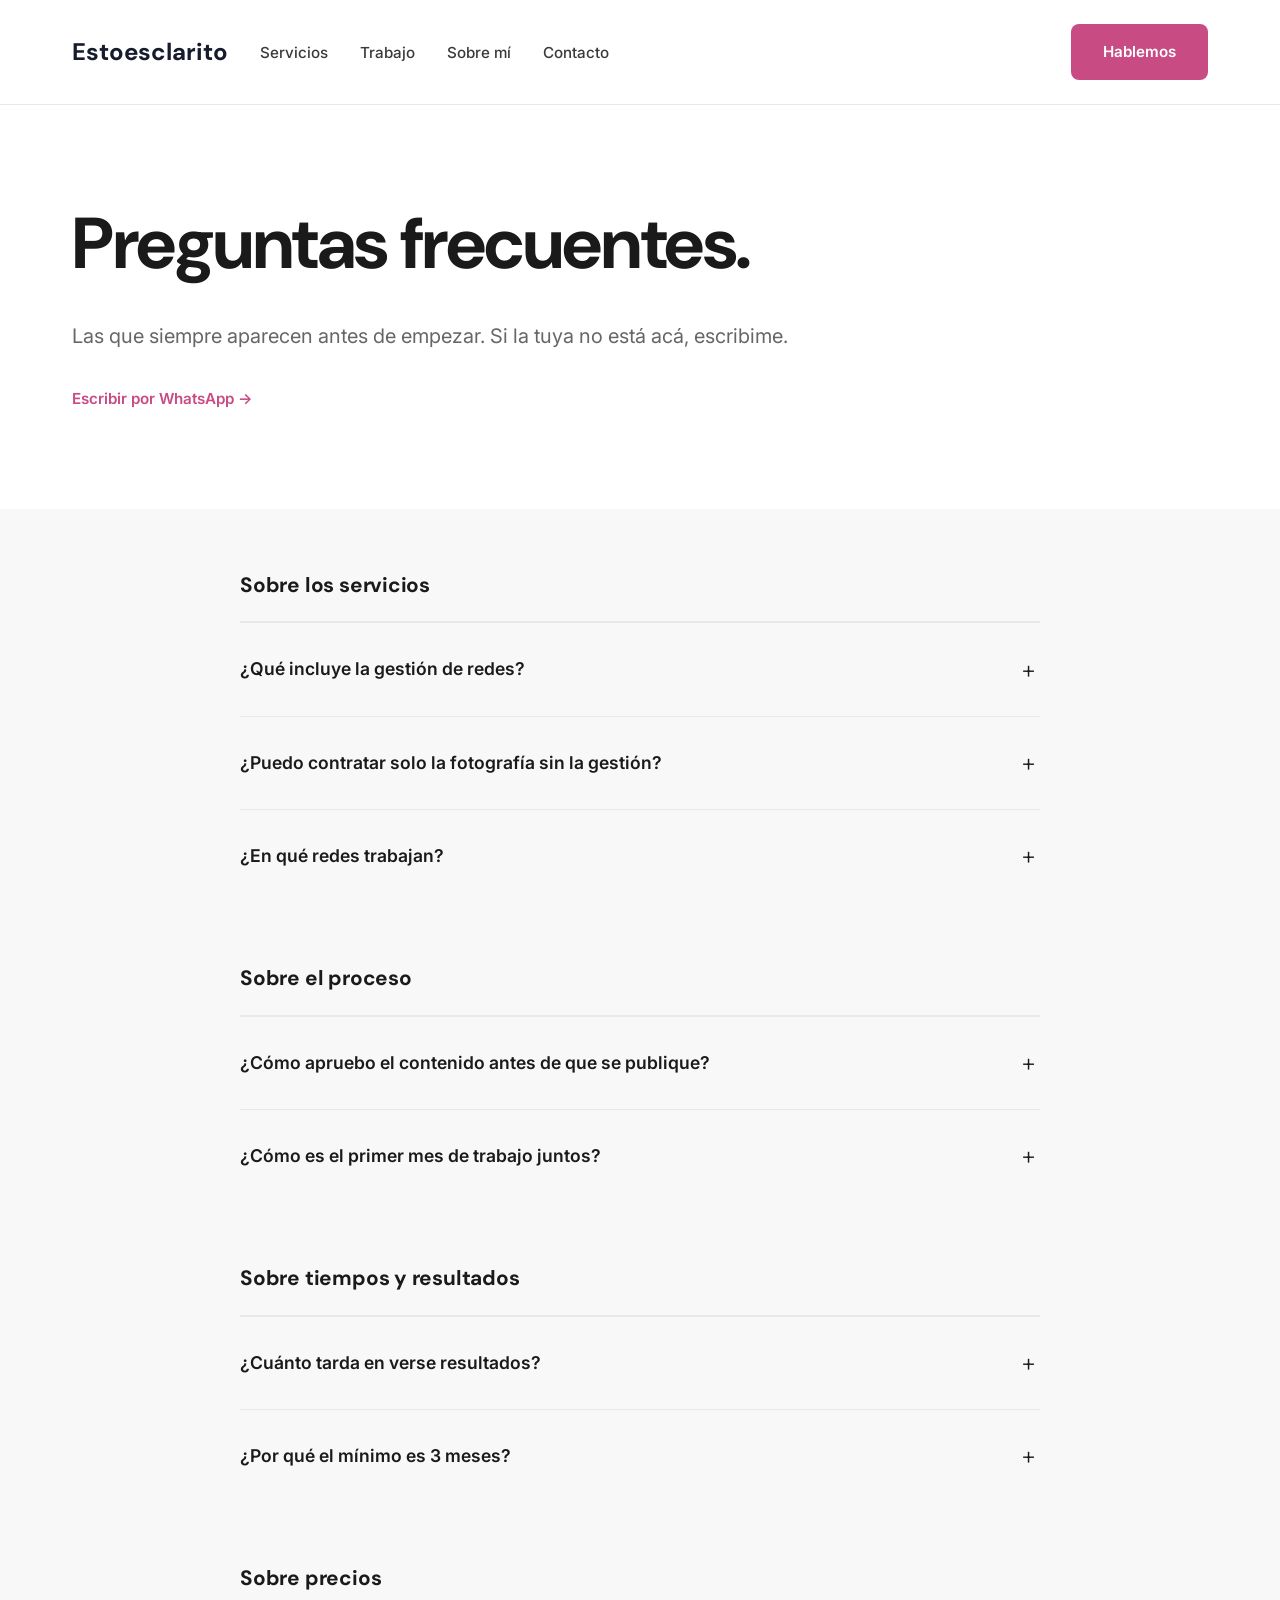
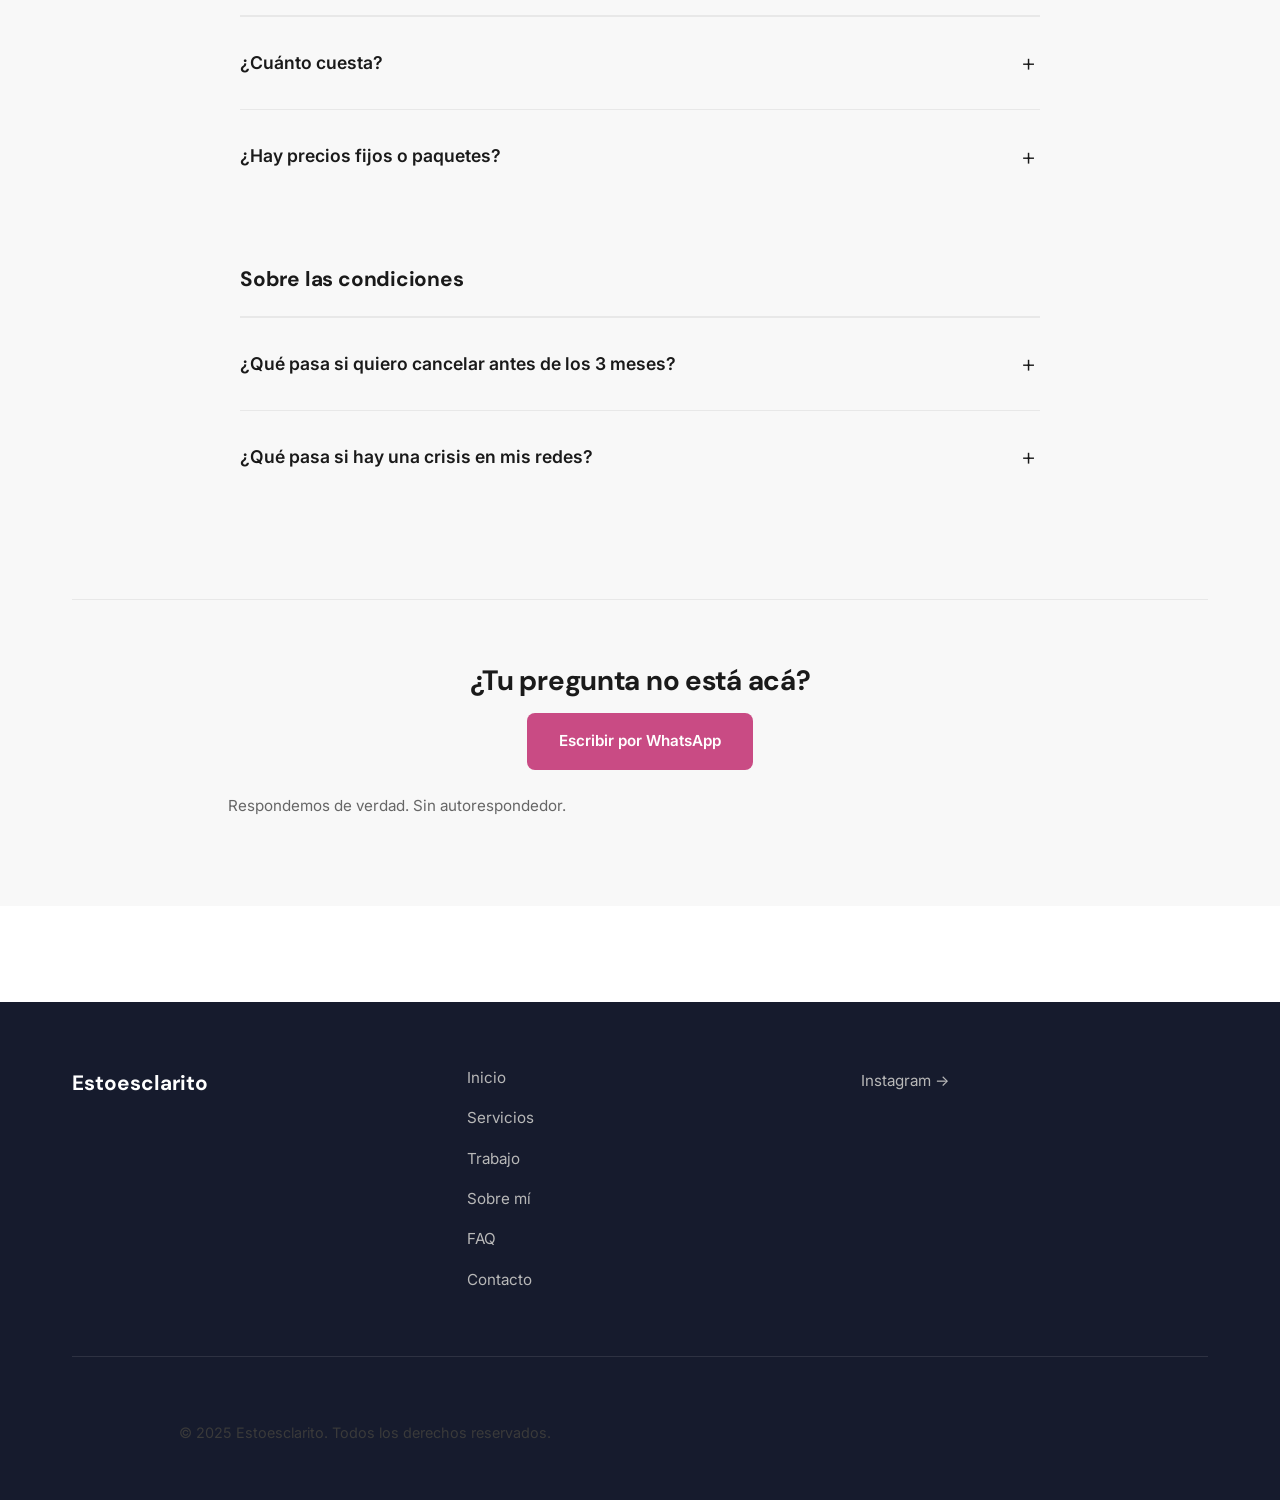
<file: faq.html>
<!DOCTYPE html>
<html lang="es">
<head>
    <meta charset="UTF-8">
    <meta name="viewport" content="width=device-width, initial-scale=1.0">
    <meta name="description" content="Preguntas frecuentes sobre gestión de redes, creación de contenido y asesoría. Respondemos las preguntas que siempre aparecen.">
    <title>Preguntas frecuentes | Estoesclarito — Gestión de redes</title>
    <link rel="stylesheet" href="css/style.css">
    <link href="https://fonts.googleapis.com/css2?family=Inter:wght@400;500;600;700&family=DM+Sans:wght@400;500;600;700&display=swap" rel="stylesheet">
    <style>
        .faq-container {
            max-width: 800px;
            margin: 0 auto;
        }

        .faq-item {
            margin-bottom: var(--spacing-lg);
            border-bottom: 1px solid var(--color-border);
            padding-bottom: var(--spacing-lg);
        }

        .faq-item:last-child {
            border-bottom: none;
        }

        .faq-question {
            font-weight: 600;
            font-size: 1.1rem;
            color: var(--color-text-dark);
            cursor: pointer;
            display: flex;
            justify-content: space-between;
            align-items: center;
            gap: var(--spacing-md);
            user-select: none;
            transition: color var(--transition-fast);
        }

        .faq-question:hover {
            color: var(--color-pink);
        }

        .faq-toggle {
            width: 24px;
            height: 24px;
            display: flex;
            align-items: center;
            justify-content: center;
            flex-shrink: 0;
        }

        .faq-toggle::before {
            content: '+';
            font-size: 1.5rem;
            font-weight: 300;
            line-height: 1;
        }

        .faq-item.active .faq-toggle::before {
            content: '−';
        }

        .faq-answer {
            max-height: 0;
            overflow: hidden;
            transition: max-height var(--transition-base);
            color: var(--color-text-light);
            line-height: var(--lh-relaxed);
        }

        .faq-item.active .faq-answer {
            max-height: 500px;
            margin-top: var(--spacing-md);
        }

        .faq-answer p {
            margin-bottom: var(--spacing-md);
        }

        .faq-answer p:last-child {
            margin-bottom: 0;
        }

        .faq-category {
            margin-bottom: var(--spacing-2xl);
        }

        .faq-category h3 {
            font-size: 1.3rem;
            margin-bottom: var(--spacing-lg);
            padding-bottom: var(--spacing-md);
            border-bottom: 2px solid var(--color-border);
        }
    </style>
</head>
<body>
    <nav class="navbar">
        <div class="container">
            <div class="navbar-content">
                <a href="index.html" class="logo">Estoesclarito</a>
                <details class="mobile-menu">
                    <summary aria-label="Abrir menú de navegación">☰ Menú</summary>
                    <ul class="nav-links">
                        <li><a href="servicios.html">Servicios</a></li>
                        <li><a href="trabajo.html">Trabajo</a></li>
                        <li><a href="sobre-mi.html">Sobre mí</a></li>
                        <li><a href="contacto.html">Contacto</a></li>
                    </ul>
                </details>
                <ul class="nav-links">
                    <li><a href="servicios.html">Servicios</a></li>
                    <li><a href="trabajo.html">Trabajo</a></li>
                    <li><a href="sobre-mi.html">Sobre mí</a></li>
                    <li><a href="contacto.html">Contacto</a></li>
                </ul>
                <a href="contacto.html" class="btn btn-primary">Hablemos</a>
            </div>
        </div>
    </nav>

    <main>
        <!-- HERO -->
        <section class="hero">
            <div class="container">
                <h1>Preguntas frecuentes.</h1>
                <p style="font-size: 1.25rem; color: #666; margin-bottom: var(--spacing-lg);">Las que siempre aparecen antes de empezar. Si la tuya no está acá, escribime.</p>
                <a href="https://wa.me/5491171291169?text=Hola%2C%20vi%20tu%20sitio%20web%20y%20me%20interesa%20saber%20m%C3%A1s" class="link-arrow link-pink">Escribir por WhatsApp →</a>
            </div>
        </section>

        <!-- FAQ -->
        <section style="background-color: var(--color-bg-light);">
            <div class="container">
                <div class="faq-container">
                    <!-- SOBRE LOS SERVICIOS -->
                    <div class="faq-category">
                        <h3>Sobre los servicios</h3>

                        <div class="faq-item">
                            <div class="faq-question">
                                <span>¿Qué incluye la gestión de redes?</span>
                                <div class="faq-toggle"></div>
                            </div>
                            <div class="faq-answer">
                                <p>Estrategia mensual, calendario editorial, publicación, monitoreo de actividad, soporte de comunidad (dentro del alcance acordado) y reporte mensual.</p>
                                <p>Para casos que lo requieran, también incluye manual de crisis. Todo se define en la propuesta, adaptada a tu negocio.</p>
                            </div>
                        </div>

                        <div class="faq-item">
                            <div class="faq-question">
                                <span>¿Puedo contratar solo la fotografía sin la gestión?</span>
                                <div class="faq-toggle"></div>
                            </div>
                            <div class="faq-answer">
                                <p>Sí. Creación de contenido es un servicio independiente. Puedes contratar producción de foto y video sin que gestionemos tus redes.</p>
                            </div>
                        </div>

                        <div class="faq-item">
                            <div class="faq-question">
                                <span>¿En qué redes trabajan?</span>
                                <div class="faq-toggle"></div>
                            </div>
                            <div class="faq-answer">
                                <p>Principalmente Instagram, Facebook y TikTok. Antes de empezar analizamos dónde está tu audiencia y nos enfocamos en las plataformas que tienen sentido para tu negocio.</p>
                                <p>No tiene sentido estar en todas si tu cliente solo está en dos.</p>
                            </div>
                        </div>
                    </div>

                    <!-- SOBRE EL PROCESO -->
                    <div class="faq-category">
                        <h3>Sobre el proceso</h3>

                        <div class="faq-item">
                            <div class="faq-question">
                                <span>¿Cómo apruebo el contenido antes de que se publique?</span>
                                <div class="faq-toggle"></div>
                            </div>
                            <div class="faq-answer">
                                <p>Te mandamos el calendario de contenido del mes para que lo revises antes de publicar nada. Puedes pedir cambios, aprobar o ajustar.</p>
                                <p>Nada sale sin tu visto bueno.</p>
                            </div>
                        </div>

                        <div class="faq-item">
                            <div class="faq-question">
                                <span>¿Cómo es el primer mes de trabajo juntos?</span>
                                <div class="faq-toggle"></div>
                            </div>
                            <div class="faq-answer">
                                <p>Empezamos con un diagnóstico de tu situación actual. De ahí armamos la estrategia y el primer calendario. El primer mes suele tener más idas y vueltas mientras alineamos la voz y el estilo de tu marca.</p>
                                <p>A partir del segundo, el proceso fluye solo.</p>
                            </div>
                        </div>
                    </div>

                    <!-- SOBRE TIEMPOS Y RESULTADOS -->
                    <div class="faq-category">
                        <h3>Sobre tiempos y resultados</h3>

                        <div class="faq-item">
                            <div class="faq-question">
                                <span>¿Cuánto tarda en verse resultados?</span>
                                <div class="faq-toggle"></div>
                            </div>
                            <div class="faq-answer">
                                <p>Depende de muchos factores: el punto de partida, la industria, la frecuencia de publicación y el presupuesto en ads (si hay).</p>
                                <p>Lo que puedo decirte con certeza: en un mes no hay estrategia que muestre resultados reales. Por eso el mínimo es 3 meses.</p>
                            </div>
                        </div>

                        <div class="faq-item">
                            <div class="faq-question">
                                <span>¿Por qué el mínimo es 3 meses?</span>
                                <div class="faq-toggle"></div>
                            </div>
                            <div class="faq-answer">
                                <p>Porque las redes necesitan tiempo para mostrar resultados. El primer mes es de arranque y ajuste. El segundo empieza a tener ritmo. El tercero es donde se empieza a ver el impacto real.</p>
                                <p>No te voy a vender algo y desaparecer al mes. Ni tú puedes evaluar si funciona en 30 días.</p>
                            </div>
                        </div>
                    </div>

                    <!-- SOBRE PRECIOS -->
                    <div class="faq-category">
                        <h3>Sobre precios</h3>

                        <div class="faq-item">
                            <div class="faq-question">
                                <span>¿Cuánto cuesta?</span>
                                <div class="faq-toggle"></div>
                            </div>
                            <div class="faq-answer">
                                <p>Todo es a medida. El precio depende de: qué servicios necesitas, cuántas redes, frecuencia de publicación y si incluye producción de contenido.</p>
                                <p>La primera conversación es sin costo. Ahí entiendo qué necesitas y te mando una propuesta real.</p>
                            </div>
                        </div>

                        <div class="faq-item">
                            <div class="faq-question">
                                <span>¿Hay precios fijos o paquetes?</span>
                                <div class="faq-toggle"></div>
                            </div>
                            <div class="faq-answer">
                                <p>No trabajo con paquetes estándar. Cada cliente tiene necesidades distintas y no tiene sentido cobrar lo mismo por algo que no es lo mismo.</p>
                            </div>
                        </div>
                    </div>

                    <!-- SOBRE LAS CONDICIONES -->
                    <div class="faq-category">
                        <h3>Sobre las condiciones</h3>

                        <div class="faq-item">
                            <div class="faq-question">
                                <span>¿Qué pasa si quiero cancelar antes de los 3 meses?</span>
                                <div class="faq-toggle"></div>
                            </div>
                            <div class="faq-answer">
                                <p>El compromiso mínimo es 3 meses. Las condiciones exactas (aviso previo, últimas semanas) quedan especificadas en el contrato antes de empezar. Sin letra chica.</p>
                            </div>
                        </div>

                        <div class="faq-item">
                            <div class="faq-question">
                                <span>¿Qué pasa si hay una crisis en mis redes?</span>
                                <div class="faq-toggle"></div>
                            </div>
                            <div class="faq-answer">
                                <p>Para los casos que lo requieren, armamos un manual de crisis específico para tu marca. Definimos qué tipo de situaciones pueden surgir, cómo responder y en cuánto tiempo.</p>
                                <p>Si algo ocurre, no improvisamos.</p>
                            </div>
                        </div>
                    </div>
                </div>

                <!-- CTA FINAL -->
                <div style="text-align: center; margin-top: var(--spacing-3xl); padding-top: var(--spacing-2xl); border-top: 1px solid var(--color-border);">
                    <h3>¿Tu pregunta no está acá?</h3>
                    <a href="https://wa.me/5491171291169?text=Hola%2C%20vi%20tu%20sitio%20web%20y%20me%20interesa%20saber%20m%C3%A1s" class="btn btn-primary">Escribir por WhatsApp</a>
                    <p style="margin-top: var(--spacing-md); font-size: 0.95rem; color: #666;">Respondemos de verdad. Sin autorespondedor.</p>
                </div>
            </div>
        </section>
    </main>

    <footer class="footer">
        <div class="container">
            <div class="footer-content">
                <div class="footer-section">
                    <a href="index.html" class="footer-brand">Estoesclarito</a>
                </div>
                <div class="footer-section">
                    <nav class="footer-links">
                        <a href="index.html">Inicio</a>
                        <a href="servicios.html">Servicios</a>
                        <a href="trabajo.html">Trabajo</a>
                        <a href="sobre-mi.html">Sobre mí</a>
                        <a href="faq.html">FAQ</a>
                        <a href="contacto.html">Contacto</a>
                    </nav>
                </div>
                <div class="footer-section">
                    <a href="https://instagram.com/estoesclarito" class="footer-link">Instagram →</a>
                </div>
            </div>
            <div class="footer-bottom">
                <p>© 2025 Estoesclarito. Todos los derechos reservados.</p>
            </div>
        </div>
    </footer>

    <script src="js/main.js"></script>
    <script>
        // FAQ Accordion functionality
        document.querySelectorAll('.faq-item').forEach(item => {
            const question = item.querySelector('.faq-question');
            question.addEventListener('click', function() {
                // Close all other items
                document.querySelectorAll('.faq-item').forEach(otherItem => {
                    if (otherItem !== item) {
                        otherItem.classList.remove('active');
                    }
                });
                // Toggle current item
                item.classList.toggle('active');
            });
        });
    </script>
</body>
</html>
</file>
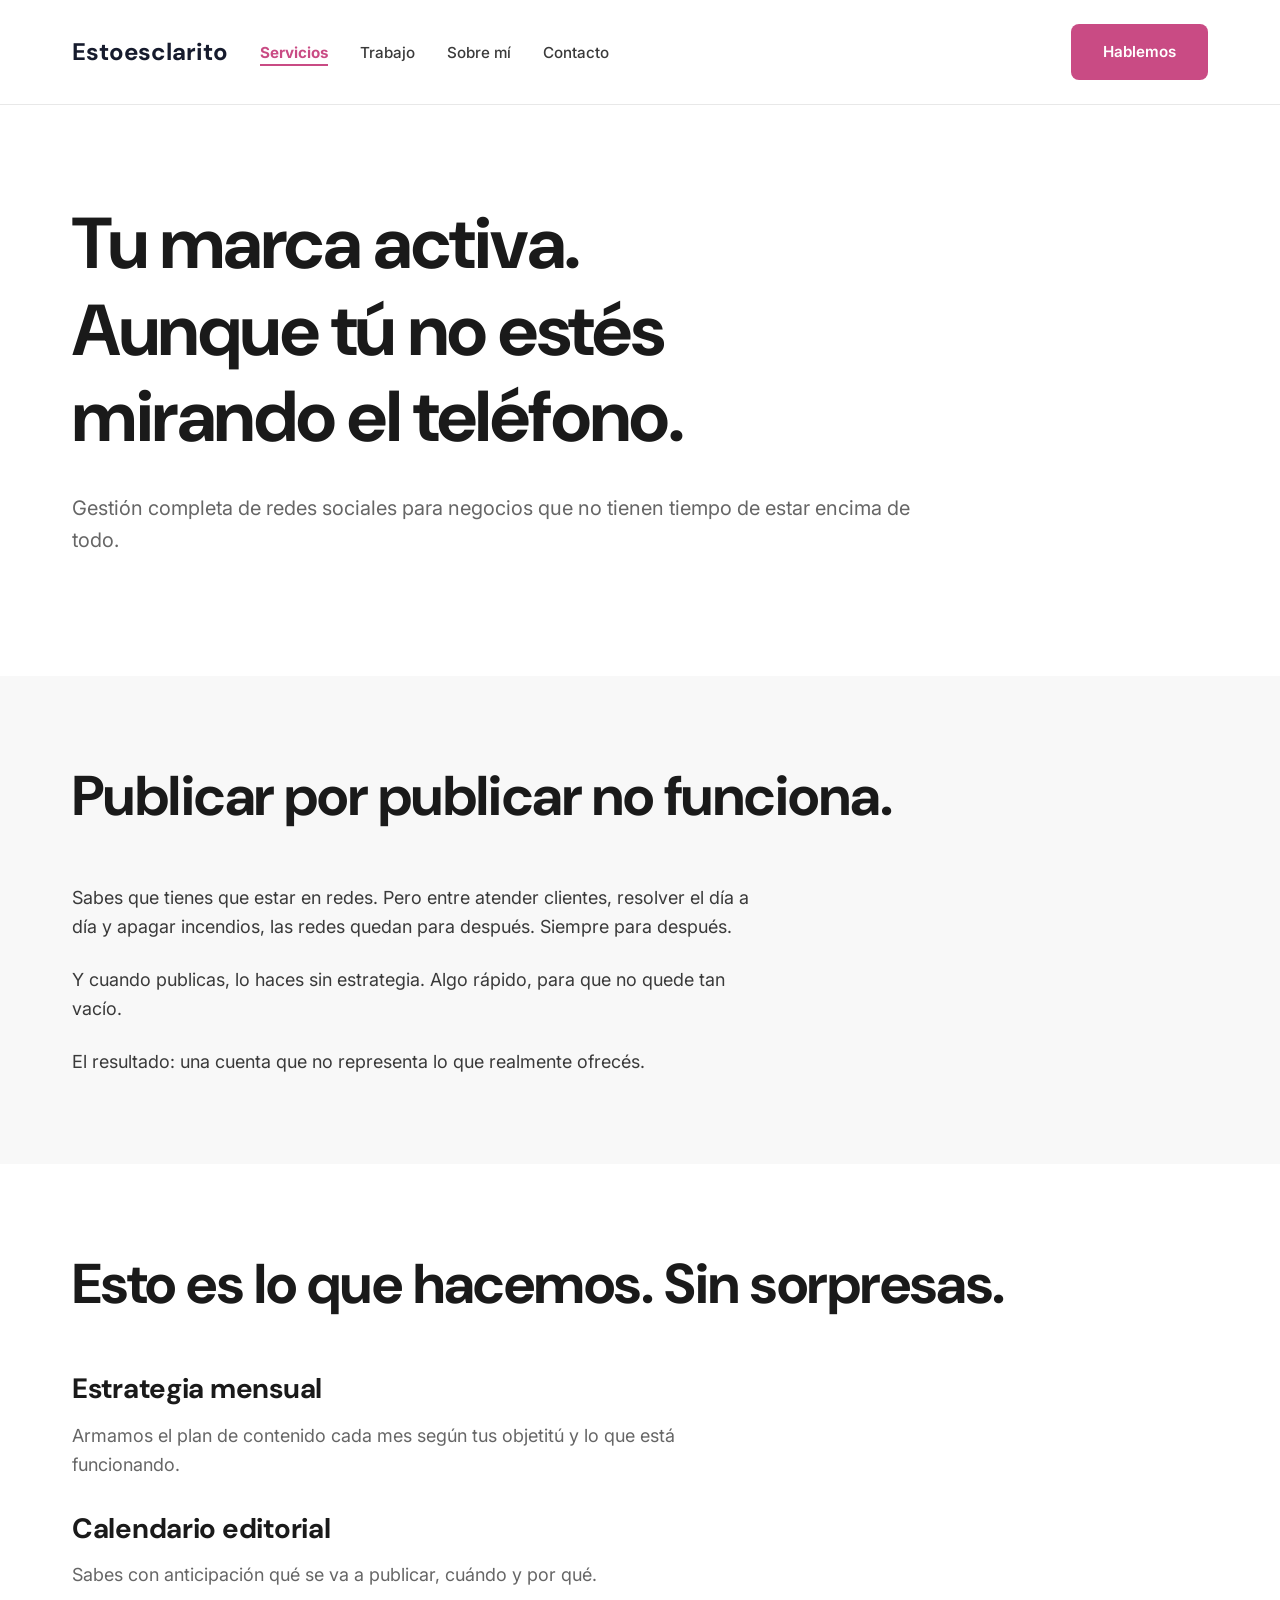
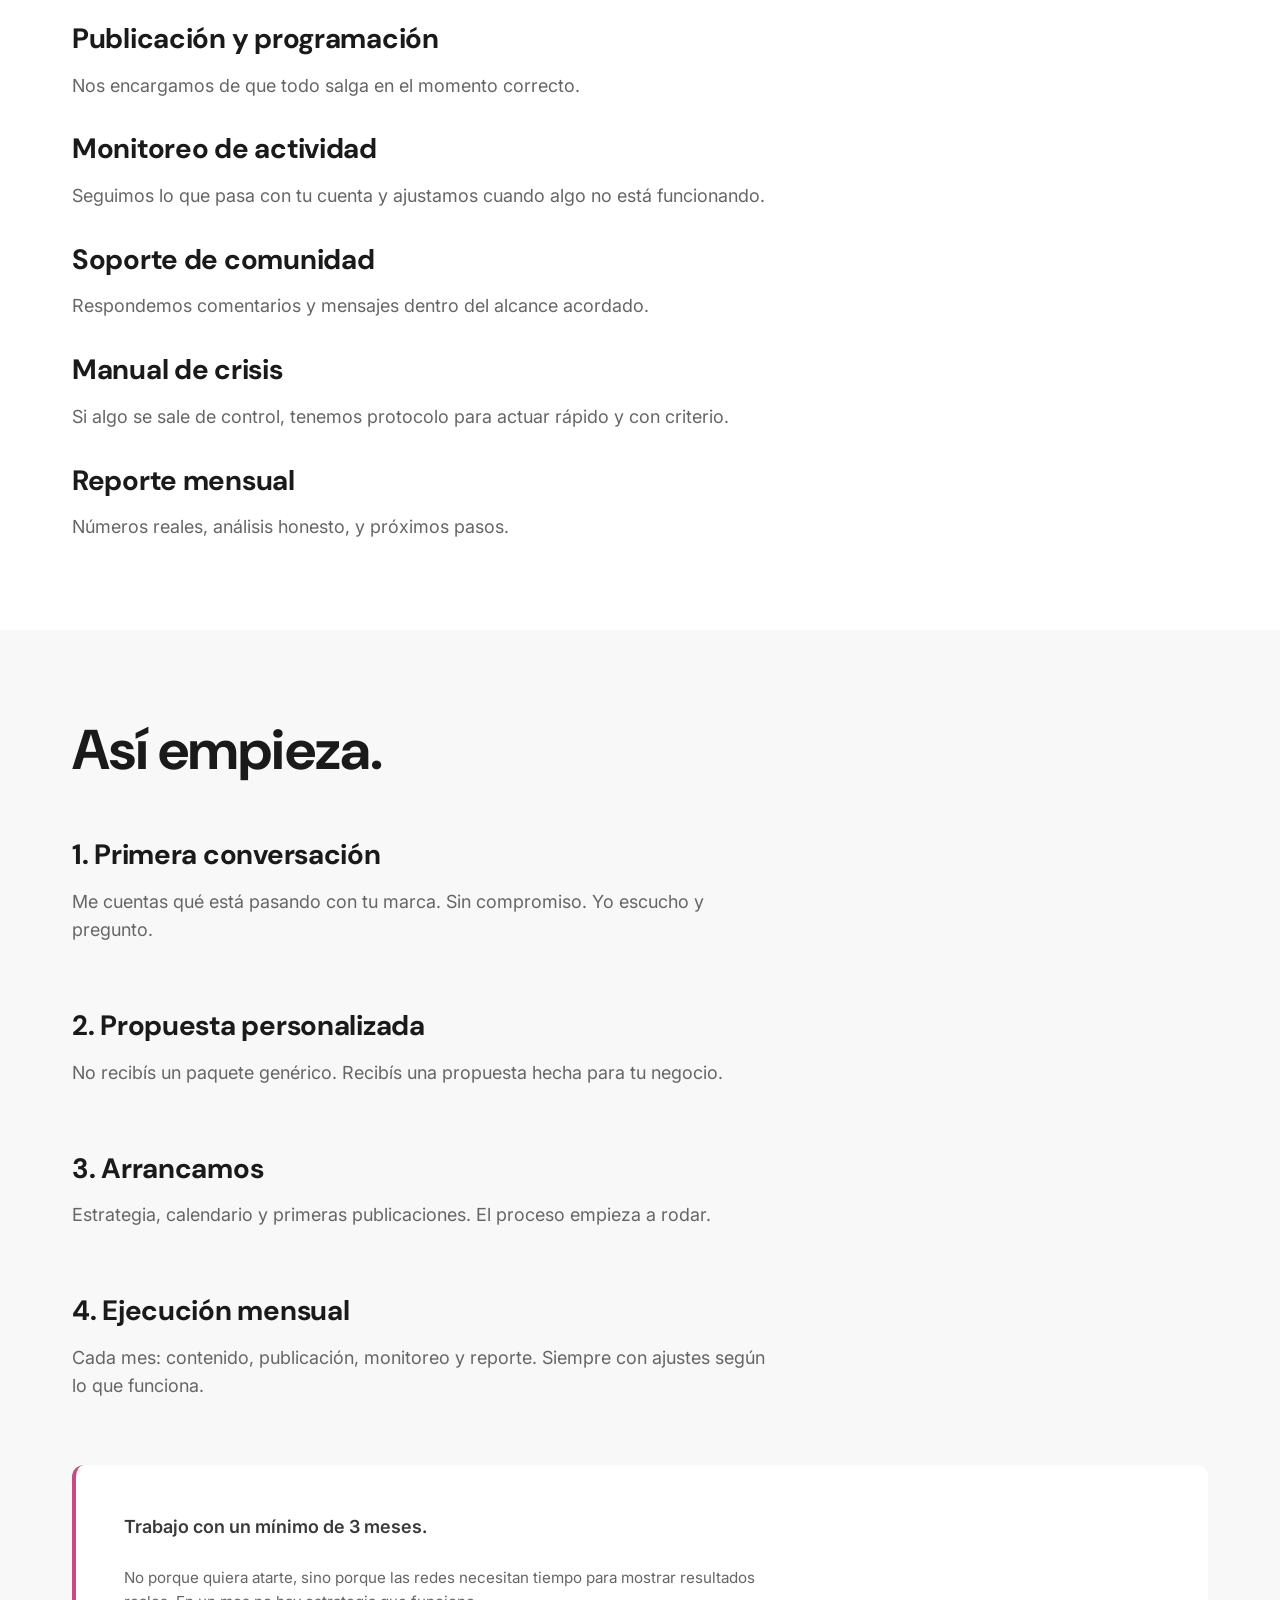
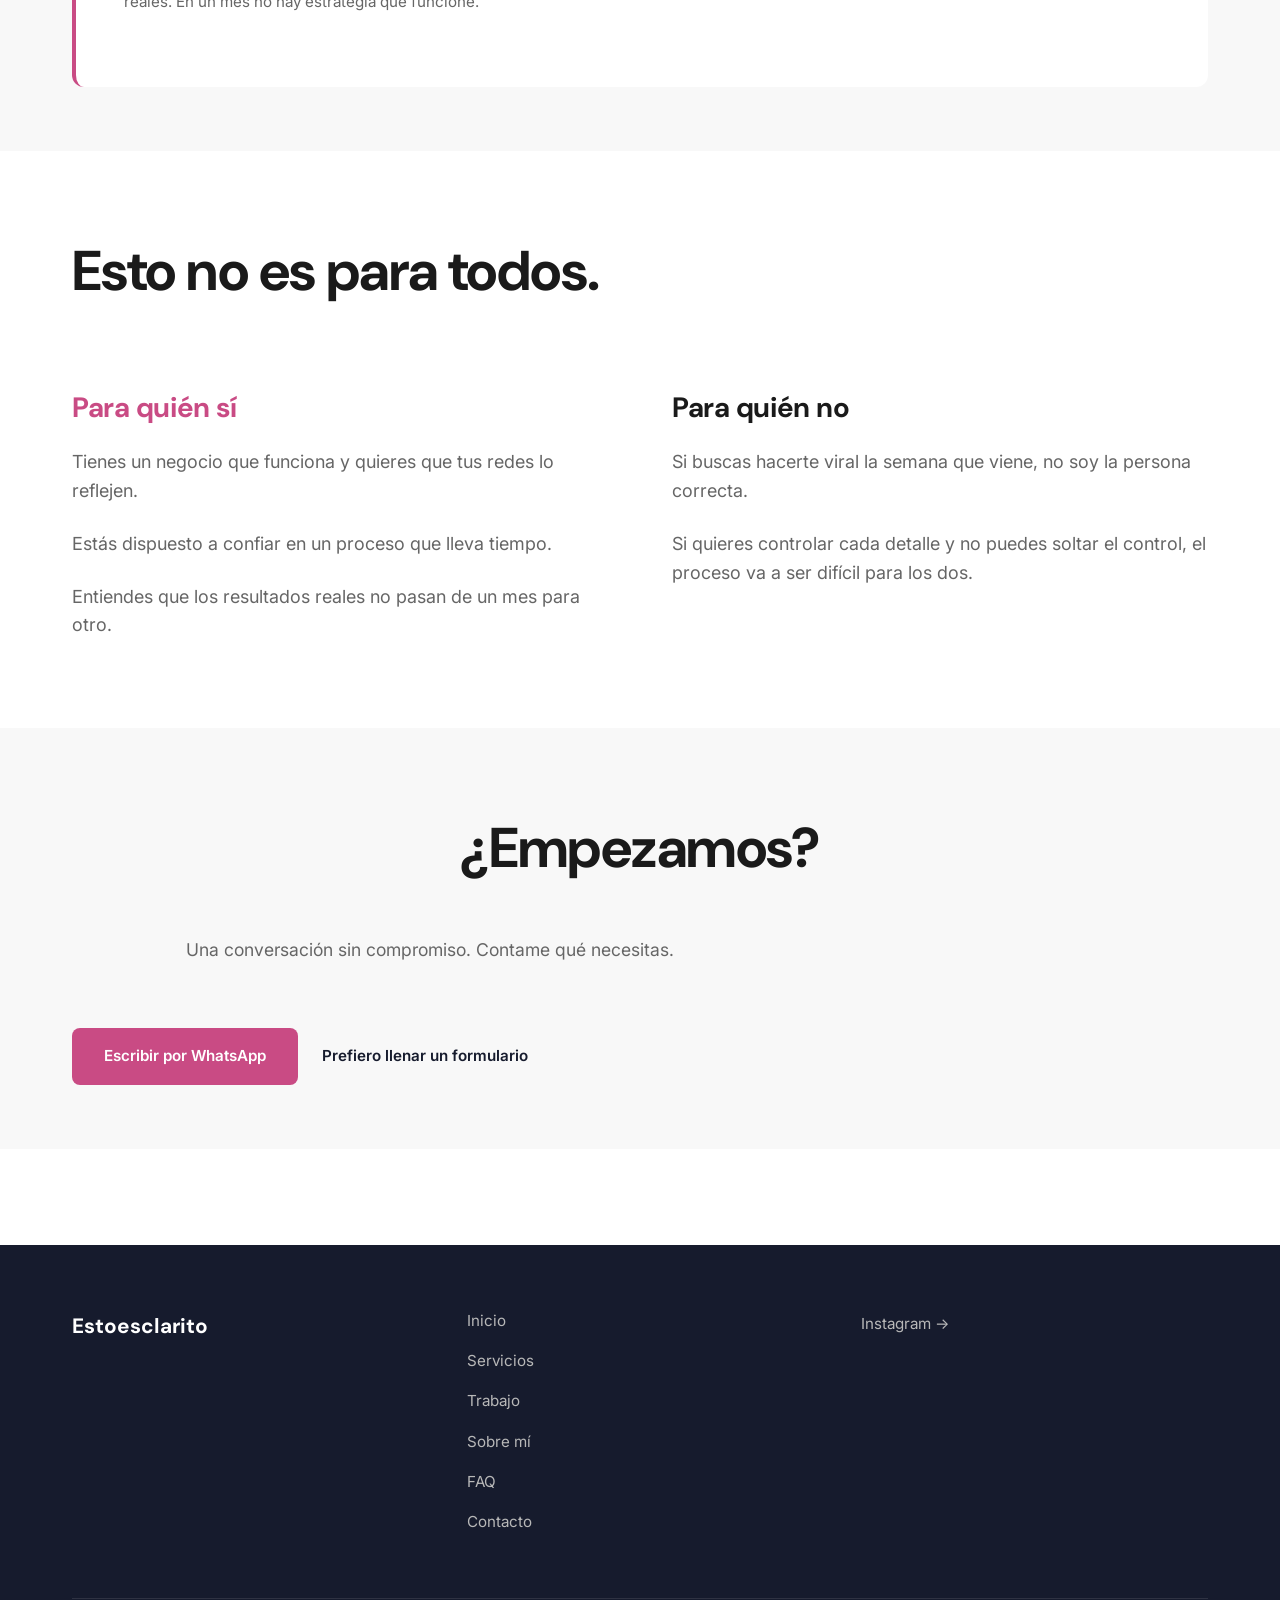
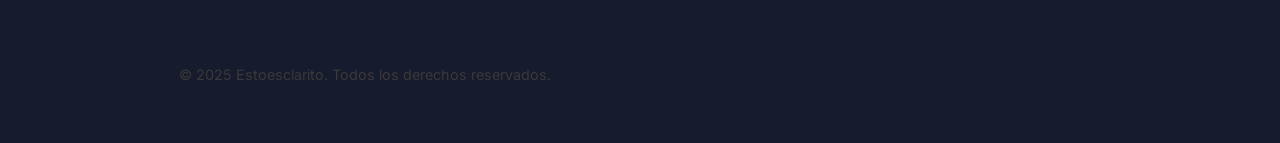
<file: gestion-de-redes.html>
<!DOCTYPE html>
<html lang="es">
<head>
    <meta charset="UTF-8">
    <meta name="viewport" content="width=device-width, initial-scale=1.0">
    <meta name="description" content="Gestión de redes sociales para negocios. Estrategia, calendario, publicación y monitoreo. Tu marca activa aunque no estés en el teléfono.">
    <title>Gestión de redes sociales para negocios | Estoesclarito</title>
    <link rel="stylesheet" href="css/style.css">
    <link href="https://fonts.googleapis.com/css2?family=Inter:wght@400;500;600;700&family=DM+Sans:wght@400;500;600;700&display=swap" rel="stylesheet">
</head>
<body>
    <nav class="navbar">
        <div class="container">
            <div class="navbar-content">
                <a href="index.html" class="logo">Estoesclarito</a>
                <details class="mobile-menu">
                    <summary aria-label="Abrir menú de navegación">☰ Menú</summary>
                    <ul class="nav-links">
                        <li><a href="servicios.html" aria-current="page">Servicios</a></li>
                        <li><a href="trabajo.html">Trabajo</a></li>
                        <li><a href="sobre-mi.html">Sobre mí</a></li>
                        <li><a href="contacto.html">Contacto</a></li>
                    </ul>
                </details>
                <ul class="nav-links">
                    <li><a href="servicios.html" aria-current="page">Servicios</a></li>
                    <li><a href="trabajo.html">Trabajo</a></li>
                    <li><a href="sobre-mi.html">Sobre mí</a></li>
                    <li><a href="contacto.html">Contacto</a></li>
                </ul>
                <a href="contacto.html" class="btn btn-primary">Hablemos</a>
            </div>
        </div>
    </nav>

    <main>
        <!-- HERO -->
        <section class="hero">
            <div class="container">
                <h1>Tu marca activa.<br>Aunque tú no estés<br>mirando el teléfono.</h1>
                <p style="font-size: 1.25rem; color: #666; margin-top: var(--spacing-lg);">Gestión completa de redes sociales para negocios que no tienen tiempo de estar encima de todo.</p>
            </div>
        </section>

        <!-- PROBLEMA ESPECÍFICO -->
        <section style="background-color: var(--color-bg-light);">
            <div class="container">
                <h2>Publicar por publicar no funciona.</h2>
                <div style="max-width: 700px;">
                    <p>Sabes que tienes que estar en redes. Pero entre atender clientes, resolver el día a día y apagar incendios, las redes quedan para después. Siempre para después.</p>
                    <p>Y cuando publicas, lo haces sin estrategia. Algo rápido, para que no quede tan vacío.</p>
                    <p>El resultado: una cuenta que no representa lo que realmente ofrecés.</p>
                </div>
            </div>
        </section>

        <!-- QUÉ INCLUYE -->
        <section>
            <div class="container">
                <h2>Esto es lo que hacemos. Sin sorpresas.</h2>
                <div style="max-width: 700px;">
                    <div style="margin-bottom: var(--spacing-lg);">
                        <h3 style="margin-bottom: var(--spacing-sm);">Estrategia mensual</h3>
                        <p style="color: #666;">Armamos el plan de contenido cada mes según tus objetitú y lo que está funcionando.</p>
                    </div>
                    <div style="margin-bottom: var(--spacing-lg);">
                        <h3 style="margin-bottom: var(--spacing-sm);">Calendario editorial</h3>
                        <p style="color: #666;">Sabes con anticipación qué se va a publicar, cuándo y por qué.</p>
                    </div>
                    <div style="margin-bottom: var(--spacing-lg);">
                        <h3 style="margin-bottom: var(--spacing-sm);">Publicación y programación</h3>
                        <p style="color: #666;">Nos encargamos de que todo salga en el momento correcto.</p>
                    </div>
                    <div style="margin-bottom: var(--spacing-lg);">
                        <h3 style="margin-bottom: var(--spacing-sm);">Monitoreo de actividad</h3>
                        <p style="color: #666;">Seguimos lo que pasa con tu cuenta y ajustamos cuando algo no está funcionando.</p>
                    </div>
                    <div style="margin-bottom: var(--spacing-lg);">
                        <h3 style="margin-bottom: var(--spacing-sm);">Soporte de comunidad</h3>
                        <p style="color: #666;">Respondemos comentarios y mensajes dentro del alcance acordado.</p>
                    </div>
                    <div style="margin-bottom: var(--spacing-lg);">
                        <h3 style="margin-bottom: var(--spacing-sm);">Manual de crisis</h3>
                        <p style="color: #666;">Si algo se sale de control, tenemos protocolo para actuar rápido y con criterio.</p>
                    </div>
                    <div>
                        <h3 style="margin-bottom: var(--spacing-sm);">Reporte mensual</h3>
                        <p style="color: #666;">Números reales, análisis honesto, y próximos pasos.</p>
                    </div>
                </div>
            </div>
        </section>

        <!-- PROCESO -->
        <section style="background-color: var(--color-bg-light);">
            <div class="container">
                <h2>Así empieza.</h2>
                <div style="max-width: 700px;">
                    <div style="margin-bottom: var(--spacing-2xl);">
                        <h3 style="margin-bottom: var(--spacing-sm);">1. Primera conversación</h3>
                        <p style="color: #666;">Me cuentas qué está pasando con tu marca. Sin compromiso. Yo escucho y pregunto.</p>
                    </div>
                    <div style="margin-bottom: var(--spacing-2xl);">
                        <h3 style="margin-bottom: var(--spacing-sm);">2. Propuesta personalizada</h3>
                        <p style="color: #666;">No recibís un paquete genérico. Recibís una propuesta hecha para tu negocio.</p>
                    </div>
                    <div style="margin-bottom: var(--spacing-2xl);">
                        <h3 style="margin-bottom: var(--spacing-sm);">3. Arrancamos</h3>
                        <p style="color: #666;">Estrategia, calendario y primeras publicaciones. El proceso empieza a rodar.</p>
                    </div>
                    <div>
                        <h3 style="margin-bottom: var(--spacing-sm);">4. Ejecución mensual</h3>
                        <p style="color: #666;">Cada mes: contenido, publicación, monitoreo y reporte. Siempre con ajustes según lo que funciona.</p>
                    </div>
                </div>

                <div style="background-color: var(--color-white); padding: var(--spacing-xl); border-radius: var(--radius-lg); border-left: 4px solid var(--color-pink); margin-top: var(--spacing-2xl);">
                    <p style="font-weight: 600; margin-bottom: var(--spacing-md);">Trabajo con un mínimo de 3 meses.</p>
                    <p style="color: #666; font-size: 0.95rem;">No porque quiera atarte, sino porque las redes necesitan tiempo para mostrar resultados reales. En un mes no hay estrategia que funcione.</p>
                </div>
            </div>
        </section>

        <!-- PARA QUIÉN ES -->
        <section>
            <div class="container">
                <h2>Esto no es para todos.</h2>
                <div style="display: grid; grid-template-columns: repeat(auto-fit, minmax(300px, 1fr)); gap: var(--spacing-2xl); margin-top: var(--spacing-2xl);">
                    <div>
                        <h3 style="color: var(--color-pink); margin-bottom: var(--spacing-md);">Para quién sí</h3>
                        <p style="color: #666;">Tienes un negocio que funciona y quieres que tus redes lo reflejen.</p>
                        <p style="color: #666;">Estás dispuesto a confiar en un proceso que lleva tiempo.</p>
                        <p style="color: #666;">Entiendes que los resultados reales no pasan de un mes para otro.</p>
                    </div>
                    <div>
                        <h3 style="color: var(--color-text-dark); margin-bottom: var(--spacing-md);">Para quién no</h3>
                        <p style="color: #666;">Si buscas hacerte viral la semana que viene, no soy la persona correcta.</p>
                        <p style="color: #666;">Si quieres controlar cada detalle y no puedes soltar el control, el proceso va a ser difícil para los dos.</p>
                    </div>
                </div>
            </div>
        </section>

        <!-- CTA FINAL -->
        <section style="text-align: center; background-color: var(--color-bg-light);">
            <div class="container">
                <h2>¿Empezamos?</h2>
                <p style="font-size: 1.1rem; color: #666; margin-bottom: var(--spacing-2xl);">Una conversación sin compromiso. Contame qué necesitas.</p>
                <div class="cta-group">
                    <a href="https://wa.me/5491171291169?text=Hola%2C%20vi%20tu%20sitio%20web%20y%20me%20interesa%20saber%20m%C3%A1s" class="btn btn-primary" target="_blank">Escribir por WhatsApp</a>
                    <a href="contacto.html" class="link-arrow">Prefiero llenar un formulario</a>
                </div>
            </div>
        </section>
    </main>

    <footer class="footer">
        <div class="container">
            <div class="footer-content">
                <div class="footer-section">
                    <a href="index.html" class="footer-brand">Estoesclarito</a>
                </div>
                <div class="footer-section">
                    <nav class="footer-links">
                        <a href="index.html">Inicio</a>
                        <a href="servicios.html">Servicios</a>
                        <a href="trabajo.html">Trabajo</a>
                        <a href="sobre-mi.html">Sobre mí</a>
                        <a href="faq.html">FAQ</a>
                        <a href="contacto.html">Contacto</a>
                    </nav>
                </div>
                <div class="footer-section">
                    <a href="https://instagram.com/estoesclarito" class="footer-link">Instagram →</a>
                </div>
            </div>
            <div class="footer-bottom">
                <p>© 2025 Estoesclarito. Todos los derechos reservados.</p>
            </div>
        </div>
    </footer>

    <script src="js/main.js"></script>
</body>
</html>
</file>
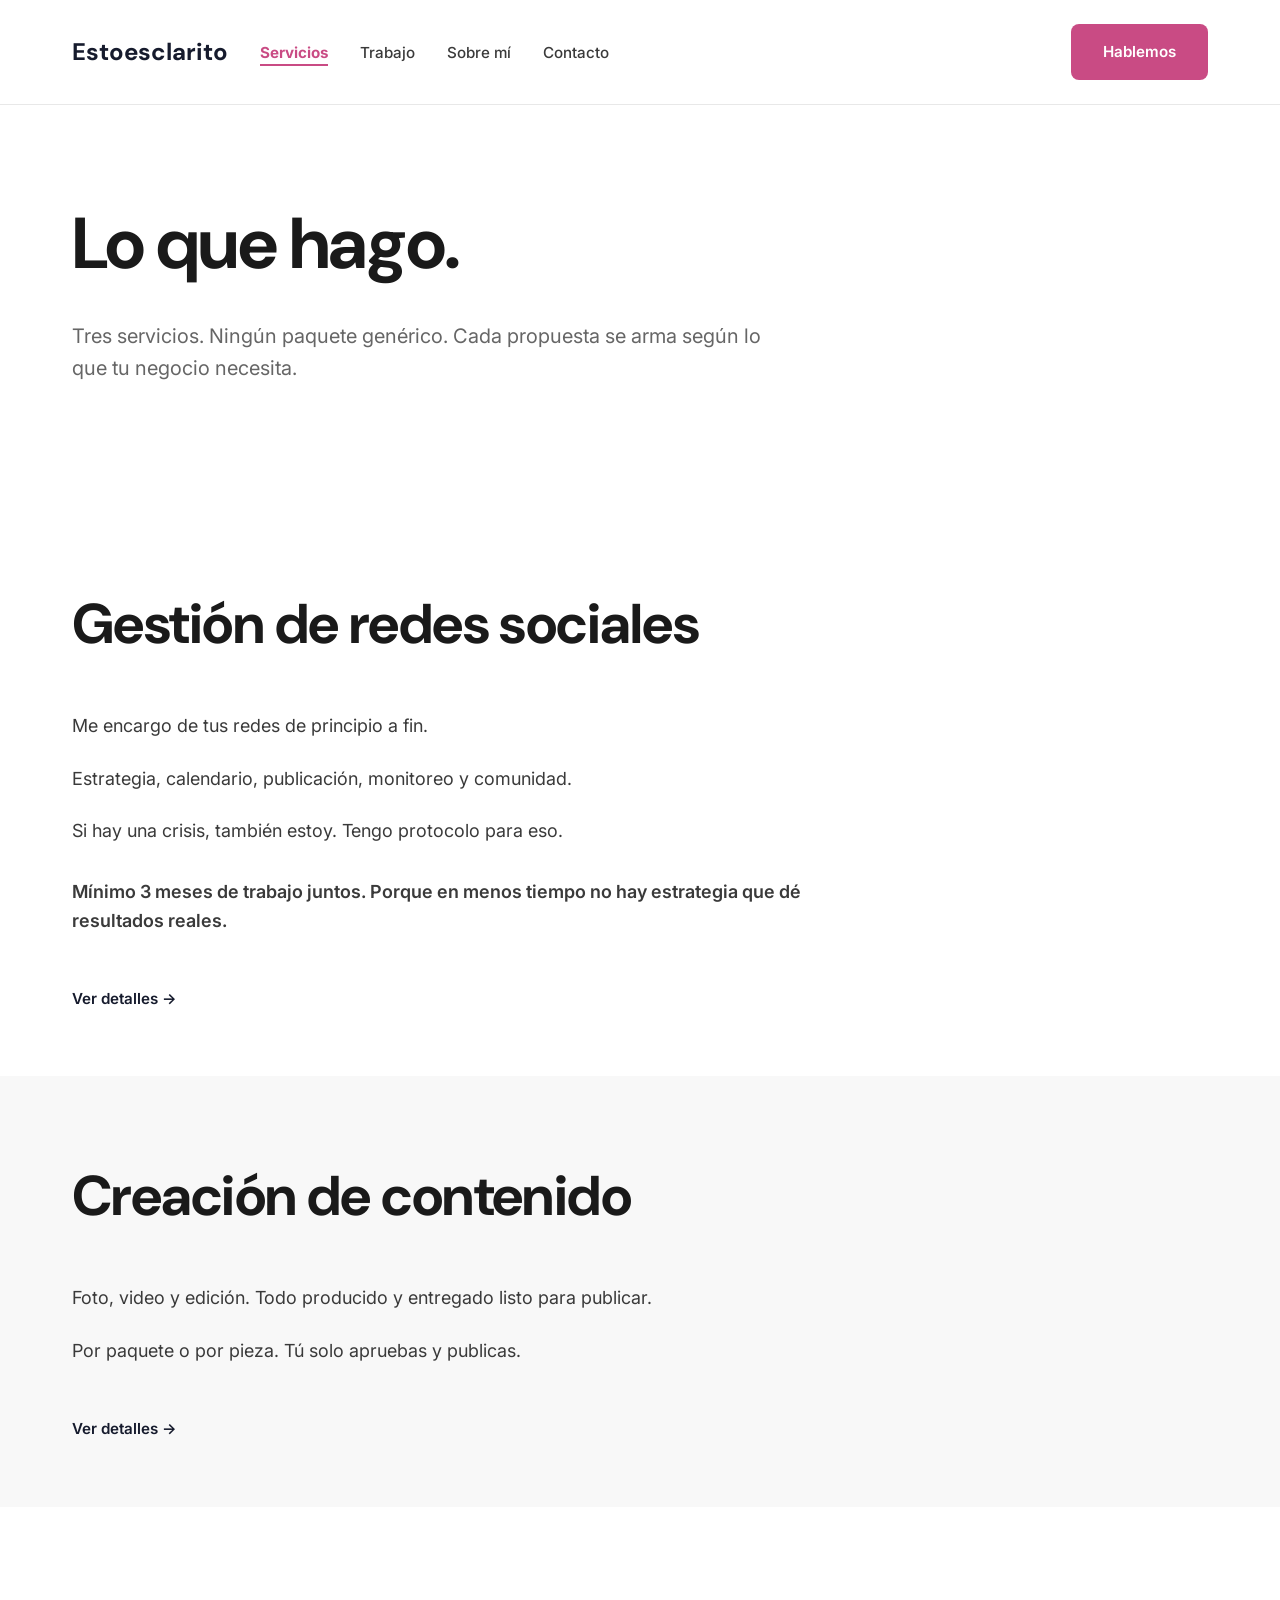
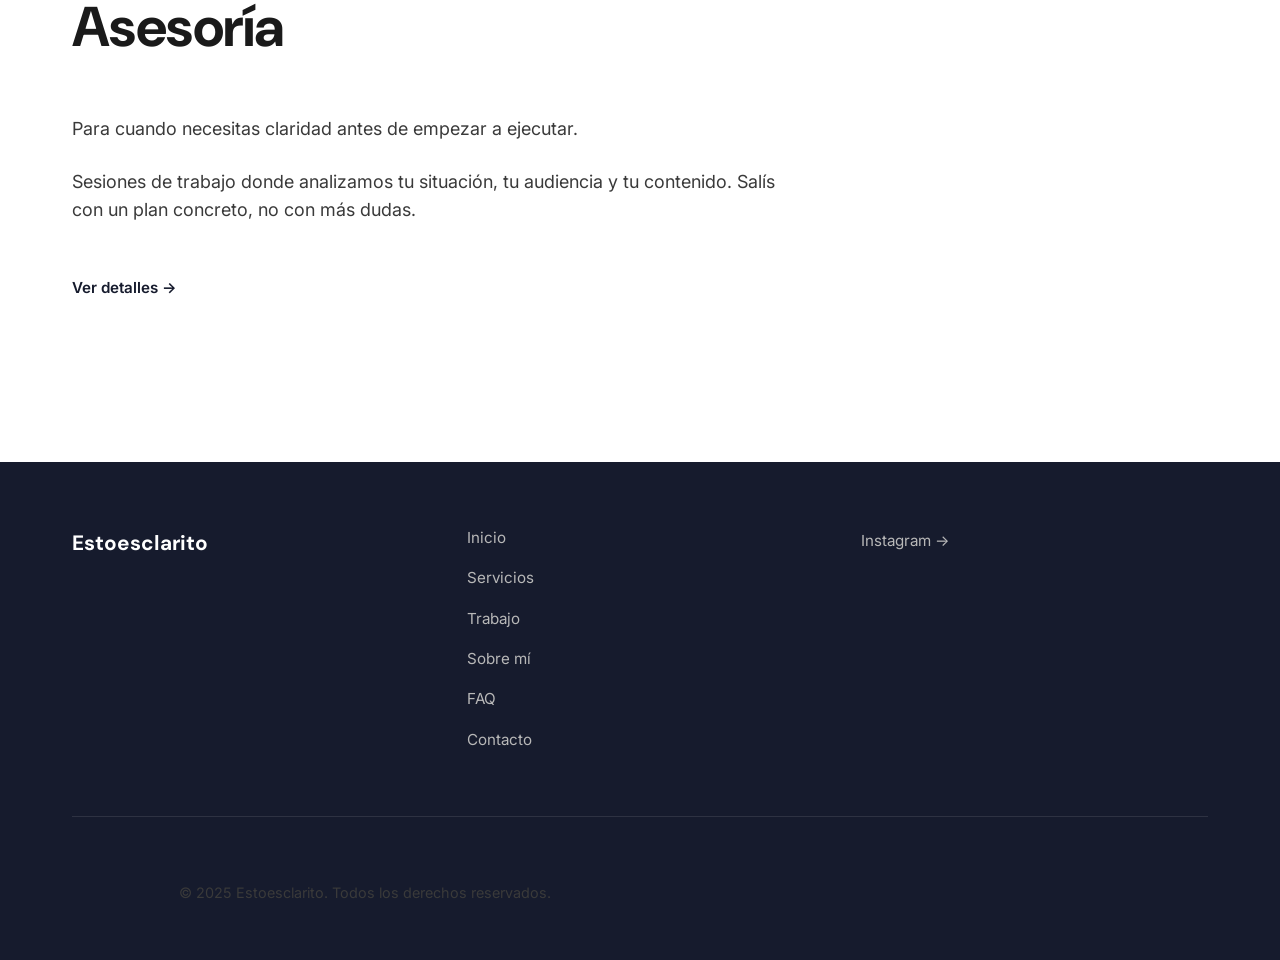
<file: servicios.html>
<!DOCTYPE html>
<html lang="es">
<head>
    <meta charset="UTF-8">
    <meta name="viewport" content="width=device-width, initial-scale=1.0">
    <meta name="description" content="Gestión de redes, creación de contenido y asesoría. Tres servicios. Ningún paquete genérico. Cada propuesta se arma según lo que tu negocio necesita.">
    <title>Servicios | Gestión, contenido y asesoría — Estoesclarito</title>
    <link rel="stylesheet" href="css/style.css">
    <link href="https://fonts.googleapis.com/css2?family=Inter:wght@400;500;600;700&family=DM+Sans:wght@400;500;600;700&display=swap" rel="stylesheet">
</head>
<body>
    <!-- NAV -->
    <nav class="navbar">
        <div class="container">
            <div class="navbar-content">
                <a href="index.html" class="logo">Estoesclarito</a>
                <details class="mobile-menu">
                    <summary aria-label="Abrir menú de navegación">☰ Menú</summary>
                    <ul class="nav-links">
                        <li><a href="servicios.html" aria-current="page">Servicios</a></li>
                        <li><a href="trabajo.html">Trabajo</a></li>
                        <li><a href="sobre-mi.html">Sobre mí</a></li>
                        <li><a href="contacto.html">Contacto</a></li>
                    </ul>
                </details>
                <ul class="nav-links">
                    <li><a href="servicios.html" aria-current="page">Servicios</a></li>
                    <li><a href="trabajo.html">Trabajo</a></li>
                    <li><a href="sobre-mi.html">Sobre mí</a></li>
                    <li><a href="contacto.html">Contacto</a></li>
                </ul>
                <a href="contacto.html" class="btn btn-primary">Hablemos</a>
            </div>
        </div>
    </nav>

    <main>
        <!-- HERO -->
        <section class="hero">
            <div class="container">
                <h1>Lo que hago.</h1>
                <div style="max-width: 700px;">
                    <p style="font-size: 1.25rem; color: #666;">Tres servicios. Ningún paquete genérico. Cada propuesta se arma según lo que tu negocio necesita.</p>
                </div>
            </div>
        </section>

        <!-- SERVICIO 1 -->
        <section class="service-detail">
            <div class="container">
                <h2>Gestión de redes sociales</h2>
                <p>Me encargo de tus redes de principio a fin.</p>
                <p>Estrategia, calendario, publicación, monitoreo y comunidad.</p>
                <p>Si hay una crisis, también estoy. Tengo protocolo para eso.</p>
                <p style="margin-top: var(--spacing-lg); font-weight: 600;">Mínimo 3 meses de trabajo juntos. Porque en menos tiempo no hay estrategia que dé resultados reales.</p>
                <div style="margin-top: var(--spacing-xl);">
                    <a href="gestion-de-redes.html" class="link-arrow">Ver detalles →</a>
                </div>
            </div>
        </section>

        <!-- SERVICIO 2 -->
        <section class="service-detail" style="background-color: var(--color-bg-light);">
            <div class="container">
                <h2>Creación de contenido</h2>
                <p>Foto, video y edición. Todo producido y entregado listo para publicar.</p>
                <p>Por paquete o por pieza. Tú solo apruebas y publicas.</p>
                <div style="margin-top: var(--spacing-xl);">
                    <a href="creacion-de-contenido.html" class="link-arrow">Ver detalles →</a>
                </div>
            </div>
        </section>

        <!-- SERVICIO 3 -->
        <section class="service-detail">
            <div class="container">
                <h2>Asesoría</h2>
                <p>Para cuando necesitas claridad antes de empezar a ejecutar.</p>
                <p>Sesiones de trabajo donde analizamos tu situación, tu audiencia y tu contenido. Salís con un plan concreto, no con más dudas.</p>
                <div style="margin-top: var(--spacing-xl);">
                    <a href="asesoria.html" class="link-arrow">Ver detalles →</a>
                </div>
            </div>
        </section>
    </main>

    <!-- FOOTER -->
    <footer class="footer">
        <div class="container">
            <div class="footer-content">
                <div class="footer-section">
                    <a href="index.html" class="footer-brand">Estoesclarito</a>
                </div>
                <div class="footer-section">
                    <nav class="footer-links">
                        <a href="index.html">Inicio</a>
                        <a href="servicios.html">Servicios</a>
                        <a href="trabajo.html">Trabajo</a>
                        <a href="sobre-mi.html">Sobre mí</a>
                        <a href="faq.html">FAQ</a>
                        <a href="contacto.html">Contacto</a>
                    </nav>
                </div>
                <div class="footer-section">
                    <a href="https://instagram.com/estoesclarito" class="footer-link">Instagram →</a>
                </div>
            </div>
            <div class="footer-bottom">
                <p>© 2025 Estoesclarito. Todos los derechos reservados.</p>
            </div>
        </div>
    </footer>

    <script src="js/main.js"></script>
</body>
</html>
</file>
<file: css/style.css>
/* ============================================
   ESTOESCLARITO — MAIN STYLESHEET
   ============================================ */

:root {
    /* Colors */
    --color-white: #FFFFFF;
    --color-dark: #161B2D;
    --color-pink: #C94B84;
    --color-pink-hover: #A83668;
    --color-text: #3A3A3A;
    --color-text-light: #666666;
    --color-text-dark: #1A1A1A;
    --color-bg-light: #F8F8F8;
    --color-border: #E8E8E8;

    /* Typography */
    --font-body: 'Inter', -apple-system, BlinkMacSystemFont, 'Segoe UI', sans-serif;
    --font-heading: 'DM Sans', -apple-system, BlinkMacSystemFont, 'Segoe UI', sans-serif;

    /* Font sizes */
    --fs-hero: clamp(2.5rem, 8vw, 4.5rem);
    --fs-h2: clamp(2rem, 5vw, 3.5rem);
    --fs-h3: clamp(1.25rem, 3vw, 1.75rem);
    --fs-base: 1.125rem;
    --fs-small: 0.95rem;

    /* Line heights */
    --lh-tight: 1.2;
    --lh-normal: 1.6;
    --lh-relaxed: 1.8;
    --lh-generous: 2;

    /* Spacing */
    --spacing-xs: 0.5rem;
    --spacing-sm: 1rem;
    --spacing-md: 1.5rem;
    --spacing-lg: 2rem;
    --spacing-xl: 3rem;
    --spacing-2xl: 4rem;
    --spacing-3xl: 6rem;

    /* Border radius */
    --radius-sm: 4px;
    --radius-md: 8px;
    --radius-lg: 12px;

    /* Transitions */
    --transition-fast: 150ms ease-in-out;
    --transition-base: 300ms ease-in-out;
    --transition-slow: 500ms ease-in-out;
}

/* ============================================
   RESET & BASE STYLES
   ============================================ */

* {
    margin: 0;
    padding: 0;
    box-sizing: border-box;
}

html {
    scroll-behavior: smooth;
}

body {
    font-family: var(--font-body);
    font-size: var(--fs-base);
    line-height: var(--lh-normal);
    color: var(--color-text);
    background-color: var(--color-white);
    -webkit-font-smoothing: antialiased;
    -moz-osx-font-smoothing: grayscale;
}

/* Typography */
h1, h2, h3, h4, h5, h6 {
    font-family: var(--font-heading);
    font-weight: 700;
    line-height: var(--lh-tight);
    color: var(--color-text-dark);
    margin-bottom: var(--spacing-md);
}

h1 {
    font-size: var(--fs-hero);
}

h2 {
    font-size: var(--fs-h2);
    margin-bottom: var(--spacing-lg);
    letter-spacing: -0.01em;
    line-height: var(--lh-generous);
}

h3 {
    font-size: var(--fs-h3);
    margin-bottom: var(--spacing-sm);
    letter-spacing: -0.01em;
}

p {
    margin-bottom: var(--spacing-md);
    color: var(--color-text);
    line-height: var(--lh-normal);
    max-width: 65ch;
}

a {
    color: inherit;
    text-decoration: none;
}

a:focus,
button:focus,
.btn:focus,
.link-arrow:focus {
    outline: 3px solid var(--color-pink);
    outline-offset: 2px;
    border-radius: 2px;
}

a:focus:not(:focus-visible),
button:focus:not(:focus-visible),
.btn:focus:not(:focus-visible),
.link-arrow:focus:not(:focus-visible) {
    outline: none;
}

/* ============================================
   CONTAINER & LAYOUT
   ============================================ */

.container {
    max-width: 1200px;
    margin: 0 auto;
    padding: 0 var(--spacing-lg);
}

.text-center {
    text-align: center;
}

/* ============================================
   NAVIGATION
   ============================================ */

.navbar {
    position: sticky;
    top: 0;
    z-index: 100;
    background-color: var(--color-white);
    border-bottom: 1px solid var(--color-border);
    padding: var(--spacing-md) 0;
    backdrop-filter: blur(4px);
}

.navbar-content {
    display: flex;
    justify-content: space-between;
    align-items: center;
    gap: var(--spacing-lg);
}

.logo {
    font-family: var(--font-heading);
    font-size: 1.5rem;
    font-weight: 700;
    color: var(--color-dark);
    flex-shrink: 0;
}

.mobile-menu {
    display: none;
}

.nav-links {
    display: flex;
    list-style: none;
    gap: var(--spacing-lg);
    flex: 1;
}

.nav-links a {
    font-size: 0.95rem;
    font-weight: 500;
    color: var(--color-text);
    transition: color var(--transition-fast);
}

.nav-links a:hover {
    color: var(--color-pink);
}

a[aria-current="page"] {
    color: var(--color-pink);
    font-weight: 700;
    position: relative;
}

a[aria-current="page"]::after {
    content: '';
    position: absolute;
    bottom: -4px;
    left: 0;
    right: 0;
    height: 2px;
    background: var(--color-pink);
}

/* ============================================
   BUTTONS
   ============================================ */

.btn {
    display: inline-block;
    padding: var(--spacing-sm) var(--spacing-lg);
    border-radius: var(--radius-md);
    font-weight: 600;
    font-size: var(--fs-small);
    cursor: pointer;
    transition: all var(--transition-fast);
    text-align: center;
    white-space: nowrap;
    border: none;
}

.btn-primary {
    background-color: var(--color-pink);
    color: var(--color-white);
}

.btn-primary:hover {
    background-color: var(--color-pink-hover);
    transform: translateY(-2px);
}

.btn-secondary {
    background-color: transparent;
    color: var(--color-dark);
    border: 2px solid var(--color-dark);
}

.btn-secondary:hover {
    background-color: var(--color-dark);
    color: var(--color-white);
}

/* Links with arrow */
.link-arrow {
    display: inline-flex;
    align-items: center;
    gap: var(--spacing-xs);
    font-weight: 600;
    color: var(--color-dark);
    transition: gap var(--transition-fast), color var(--transition-fast);
    font-size: var(--fs-small);
}

.link-arrow:hover {
    gap: 0.75rem;
}

.link-pink {
    color: var(--color-pink);
}

/* ============================================
   SECTIONS
   ============================================ */

section {
    padding: var(--spacing-2xl) 0;
}

section.hero {
    padding: var(--spacing-3xl) 0;
    background-color: var(--color-white);
}

section.problem {
    padding: var(--spacing-3xl) 0;
}

section.problem h2 {
    color: var(--color-text-dark);
    margin-bottom: var(--spacing-lg);
    text-align: center;
}

section.problem > .container > p:first-of-type {
    font-size: 1.25rem;
    color: var(--color-text-light);
    max-width: 700px;
    margin: 0 auto;
    text-align: center;
}

section.problem > .container > div {
    text-align: left;
}

section.differentiator {
    background-color: var(--color-dark);
    color: var(--color-white);
    padding: var(--spacing-3xl) 0;
}

section.differentiator h2 {
    color: var(--color-white);
    margin-bottom: var(--spacing-xl);
}

section.differentiator p {
    color: #D0D0D0;
    font-size: 1.1rem;
    line-height: var(--lh-relaxed);
    margin-bottom: var(--spacing-lg);
}

section.for-who {
    background-color: var(--color-white);
    text-align: center;
}

section.for-who h2 {
    margin-bottom: var(--spacing-2xl);
}

.criteria {
    display: flex;
    flex-direction: column;
    gap: var(--spacing-2xl);
    margin-bottom: var(--spacing-2xl);
}

.criteria p {
    font-size: 1.3rem;
    color: var(--color-text);
    line-height: var(--lh-relaxed);
    max-width: 55ch;
    margin-left: auto;
    margin-right: auto;
}

section.recent-work {
    background-color: var(--color-bg-light);
}

section.final-cta {
    padding: var(--spacing-3xl) 0;
    text-align: center;
}

section.final-cta h2 {
    font-size: clamp(2rem, 6vw, 4rem);
    margin-bottom: var(--spacing-lg);
}

section.final-cta > .container > p {
    font-size: 1.25rem;
    color: var(--color-text-light);
    margin-bottom: var(--spacing-2xl);
}

/* ============================================
   HERO SECTION
   ============================================ */

.hero-wrapper {
    display: grid;
    grid-template-columns: 1fr 1fr;
    gap: var(--spacing-3xl);
    align-items: center;
}

.hero-content {
    max-width: 100%;
}

.hero-image {
    text-align: center;
}

.hero-image img {
    width: 100%;
    max-width: 300px;
    border-radius: 16px;
    object-fit: cover;
    box-shadow: 0 20px 40px rgba(0, 0, 0, 0.1);
}

.hero-image-caption {
    margin-top: var(--spacing-lg);
    font-size: 0.9rem;
    color: #999;
}

.hero h1 {
    margin-bottom: var(--spacing-lg);
    letter-spacing: -0.02em;
}

.hero .subtitle {
    font-size: 1.35rem;
    color: var(--color-text-light);
    margin-bottom: var(--spacing-2xl);
    line-height: var(--lh-relaxed);
    max-width: 60ch;
    margin-left: auto;
    margin-right: auto;
}

.hero-intro {
    color: var(--color-pink);
    font-weight: 600;
    margin-bottom: var(--spacing-md);
    font-size: 0.95rem;
    text-transform: uppercase;
    letter-spacing: 0.05em;
}

.hero-description {
    font-size: 0.95rem;
    color: var(--color-text);
    margin-bottom: var(--spacing-2xl);
    max-width: 60ch;
}

.cta-group {
    display: flex;
    gap: var(--spacing-md);
    align-items: center;
    flex-wrap: wrap;
}

/* ============================================
   SERVICES GRID
   ============================================ */

.services-overview {
    padding: var(--spacing-2xl) 0;
}

.services-overview h2 {
    margin-bottom: var(--spacing-2xl);
}

.service-detail {
    padding: var(--spacing-2xl) 0;
}

.service-detail h2 {
    margin-bottom: var(--spacing-lg);
}

.service-detail > .container > div {
    transition: all var(--transition-base);
}

.services-grid {
    display: grid;
    grid-template-columns: repeat(auto-fit, minmax(320px, 1fr));
    gap: var(--spacing-2xl);
    margin-bottom: var(--spacing-2xl);
}

.service-card {
    padding: var(--spacing-xl);
    border-radius: var(--radius-lg);
    background-color: var(--color-white);
    border: 1px solid var(--color-border);
    transition: all var(--transition-base);
}

.service-card:hover {
    border-color: var(--color-pink);
    transform: translateY(-4px);
}

.icon {
    width: 48px;
    height: 48px;
    color: var(--color-pink);
    margin-bottom: var(--spacing-md);
    stroke-linecap: round;
    stroke-linejoin: round;
}

.service-card h3 {
    margin-bottom: var(--spacing-sm);
}

.service-card p {
    font-size: 0.95rem;
    color: var(--color-text-light);
    line-height: var(--lh-relaxed);
}

/* ============================================
   WORK GRID
   ============================================ */

.work-grid {
    display: grid;
    grid-template-columns: repeat(auto-fit, minmax(280px, 1fr));
    gap: var(--spacing-2xl);
    margin-bottom: var(--spacing-2xl);
}

.work-item {
    border-radius: var(--radius-lg);
    overflow: hidden;
    transition: all var(--transition-base);
    cursor: pointer;
}

.work-item:hover {
    transform: translateY(-8px);
    box-shadow: 0 20px 40px rgba(0, 0, 0, 0.1);
}

.work-image {
    width: 100%;
    aspect-ratio: 1;
    margin-bottom: var(--spacing-md);
    border-radius: var(--radius-lg);
    transition: transform var(--transition-base);
}

.work-item:hover .work-image {
    transform: scale(1.05);
}

.work-tag {
    font-size: 0.9rem;
    color: var(--color-text-light);
    font-weight: 500;
    transition: color var(--transition-fast);
}

.work-item:hover .work-tag {
    color: var(--color-pink);
}

/* ============================================
   TESTIMONIALS
   ============================================ */

.testimonials {
    background-color: var(--color-white);
}

.testimonials h2 {
    text-align: center;
    margin-bottom: var(--spacing-2xl);
}

.testimonials-grid {
    display: grid;
    grid-template-columns: repeat(auto-fit, minmax(320px, 1fr));
    gap: var(--spacing-2xl);
}

.testimonial {
    padding: var(--spacing-xl);
    background-color: var(--color-bg-light);
    border-radius: var(--radius-lg);
    border-left: 4px solid var(--color-pink);
    transition: all var(--transition-base);
}

.testimonial:hover {
    transform: translateX(8px);
    box-shadow: 0 10px 30px rgba(0, 0, 0, 0.08);
    border-left-color: var(--color-dark);
}

.testimonial p {
    font-size: 1rem;
    line-height: var(--lh-relaxed);
    color: var(--color-text);
    margin-bottom: var(--spacing-md);
}

.testimonial p:last-child {
    margin-bottom: 0;
}

.testimonial-author {
    font-size: 0.95rem;
    color: var(--color-text-light);
    font-weight: 500;
    transition: color var(--transition-fast);
}

.testimonial:hover .testimonial-author {
    color: var(--color-pink);
}

/* ============================================
   FOOTER
   ============================================ */

.footer {
    background-color: var(--color-dark);
    color: var(--color-white);
    padding: var(--spacing-2xl) 0 var(--spacing-lg);
    margin-top: var(--spacing-3xl);
}

.footer-content {
    display: grid;
    grid-template-columns: repeat(auto-fit, minmax(250px, 1fr));
    gap: var(--spacing-xl);
    margin-bottom: var(--spacing-2xl);
    padding-bottom: var(--spacing-2xl);
    border-bottom: 1px solid rgba(255, 255, 255, 0.1);
}

.footer-brand {
    display: block;
    font-family: var(--font-heading);
    font-size: 1.3rem;
    font-weight: 700;
    color: var(--color-white);
    transition: opacity var(--transition-fast);
}

.footer-brand:hover {
    opacity: 0.8;
}

.footer-links {
    display: flex;
    flex-direction: column;
    gap: var(--spacing-sm);
}

.footer-link,
.footer-links a {
    color: #B8B8B8;
    transition: color var(--transition-fast);
    font-size: 0.95rem;
}

.footer-link:hover,
.footer-links a:hover {
    color: var(--color-pink);
}

.footer-bottom {
    text-align: center;
    font-size: 0.9rem;
    color: #A8A8A8;
}

/* ============================================
   FORM STYLES
   ============================================ */

iframe {
    border-radius: 12px;
    box-shadow: 0 4px 16px rgba(0, 0, 0, 0.06);
    transition: box-shadow var(--transition-base);
}

iframe:hover {
    box-shadow: 0 8px 24px rgba(0, 0, 0, 0.1);
}

/* ============================================
   ANIMATIONS
   ============================================ */

@keyframes fadeIn {
    from {
        opacity: 0;
    }
    to {
        opacity: 1;
    }
}

@keyframes slideInUp {
    from {
        opacity: 0;
        transform: translateY(30px);
    }
    to {
        opacity: 1;
        transform: translateY(0);
    }
}

@keyframes slideInLeft {
    from {
        opacity: 0;
        transform: translateX(-30px);
    }
    to {
        opacity: 1;
        transform: translateX(0);
    }
}

.fade-in {
    animation: fadeIn var(--transition-base) ease-out forwards;
}

.slide-in-up {
    animation: slideInUp var(--transition-base) ease-out forwards;
}

/* ============================================
   RESPONSIVE DESIGN
   ============================================ */

@media (max-width: 768px) {
    .navbar-content {
        flex-wrap: wrap;
    }

    .nav-links {
        order: 3;
        flex-basis: 100%;
        gap: var(--spacing-md);
        font-size: 0.9rem;
    }

    .navbar .btn {
        padding: var(--spacing-xs) var(--spacing-md);
        font-size: 0.85rem;
    }

    section {
        padding: var(--spacing-2xl) 0;
    }

    .hero-wrapper {
        grid-template-columns: 1fr;
        gap: var(--spacing-2xl);
    }

    .cta-group {
        flex-direction: column;
        width: 100%;
    }

    .cta-group .btn {
        width: 100%;
    }

    .services-grid {
        grid-template-columns: 1fr;
        gap: var(--spacing-lg);
    }

    .work-grid {
        grid-template-columns: 1fr;
        gap: var(--spacing-lg);
    }

    .testimonials-grid {
        grid-template-columns: 1fr;
    }

    h2 {
        margin-bottom: var(--spacing-md);
    }

    .criteria {
        gap: var(--spacing-lg);
    }

    .criteria p {
        font-size: 1.1rem;
    }

    section.hero {
        padding: var(--spacing-2xl) 0;
    }

    section.differentiator {
        padding: var(--spacing-2xl) 0;
    }
}

@media (max-width: 480px) {
    :root {
        --fs-base: 1rem;
        --fs-small: 0.9rem;
        --spacing-lg: 1.5rem;
        --spacing-xl: 2rem;
        --spacing-2xl: 3rem;
    }

    .container {
        padding: 0 var(--spacing-md);
    }

    .navbar .btn {
        display: none;
    }

    .mobile-menu {
        display: block;
        order: 2;
    }

    .mobile-menu summary {
        padding: var(--spacing-sm);
        cursor: pointer;
        font-weight: 600;
        color: var(--color-dark);
        list-style: none;
    }

    .mobile-menu summary::-webkit-details-marker {
        display: none;
    }

    .mobile-menu[open] .nav-links {
        display: flex;
        flex-direction: column;
        gap: var(--spacing-sm);
        margin-top: var(--spacing-sm);
        padding: var(--spacing-sm) 0;
    }

    /* Ocultar nav-links regulares en mobile */
    .navbar-content > .nav-links {
        display: none;
    }

    h1 {
        font-size: 2rem;
    }

    .hero .subtitle {
        font-size: 1.1rem;
    }

    section.final-cta h2 {
        font-size: 1.75rem;
    }

    p {
        max-width: 100%;
    }
}

/* ============================================
   ACCESSIBILITY
   ============================================ */

@media (prefers-reduced-motion: reduce) {
    * {
        animation-duration: 0.01ms !important;
        animation-iteration-count: 1 !important;
        transition-duration: 0.01ms !important;
    }
}

@media (prefers-color-scheme: dark) {
    /* Dark mode support can be added here if needed */
}
</file>
